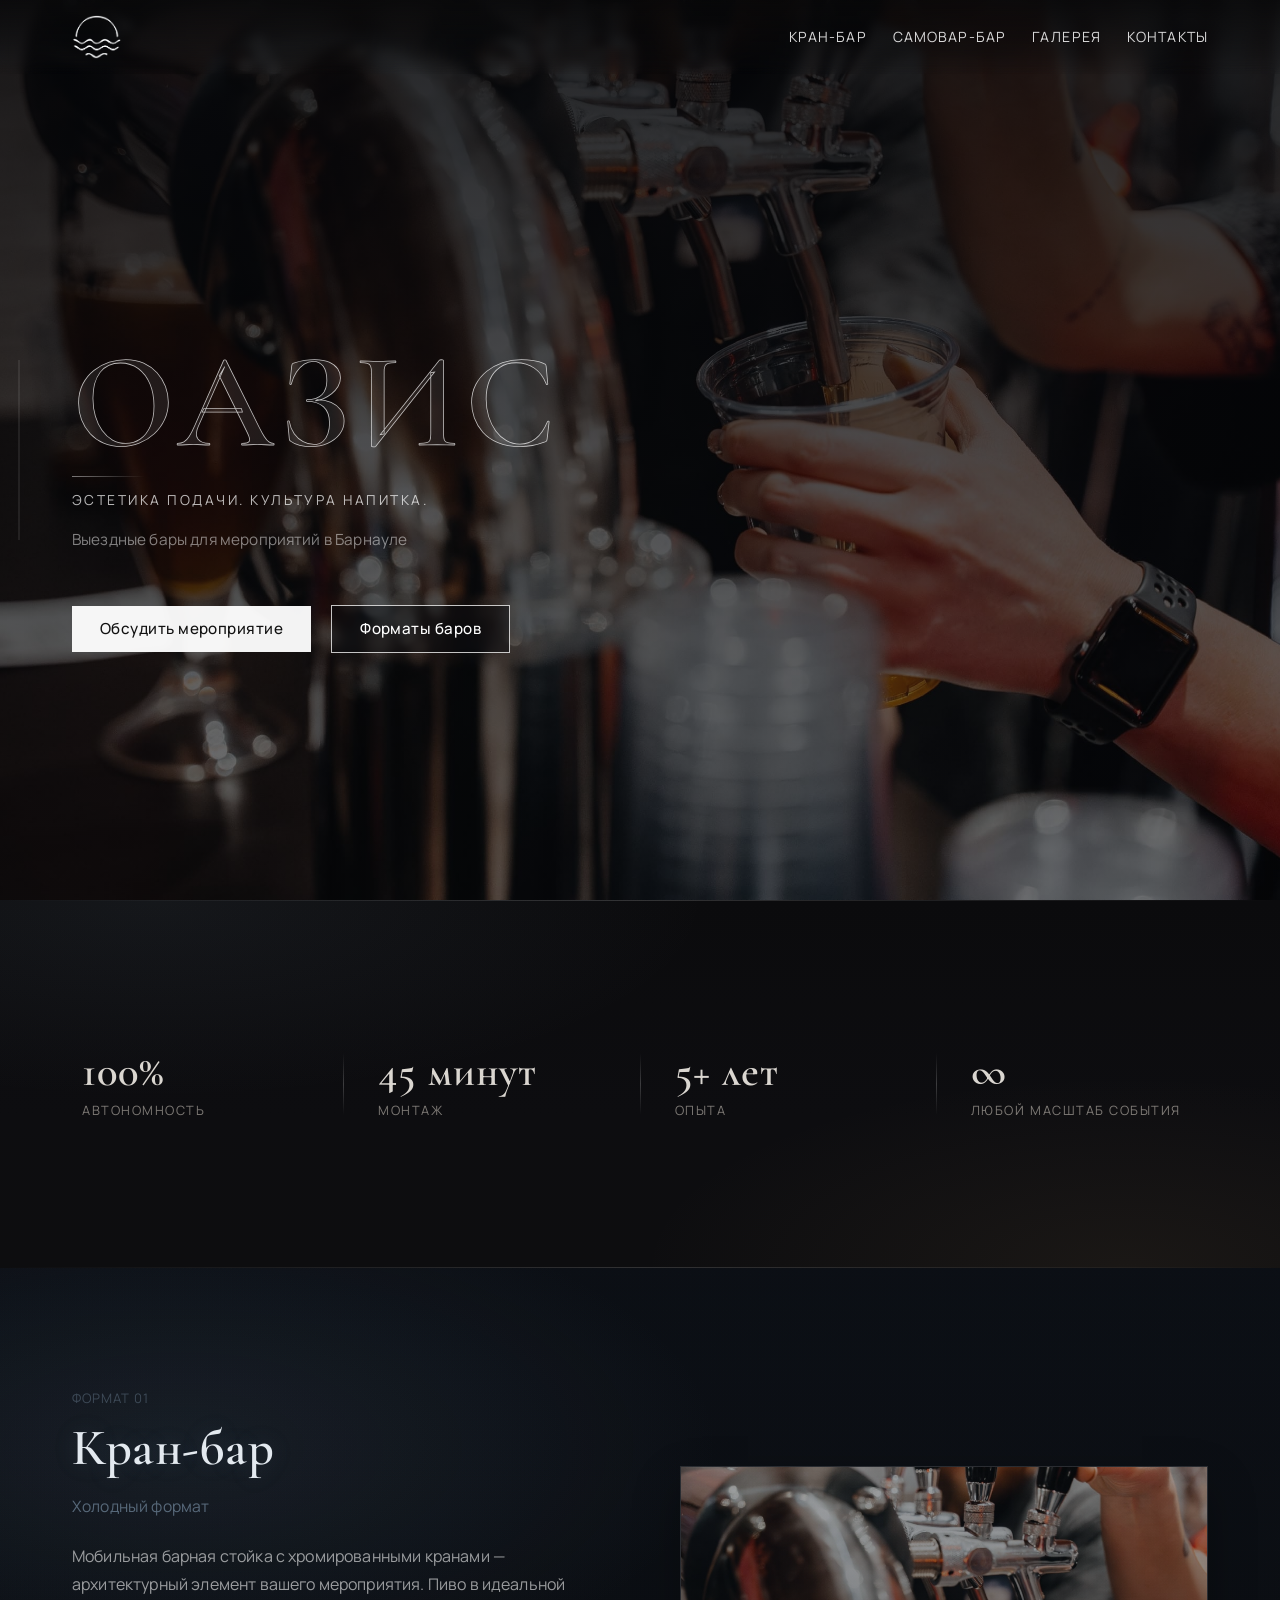
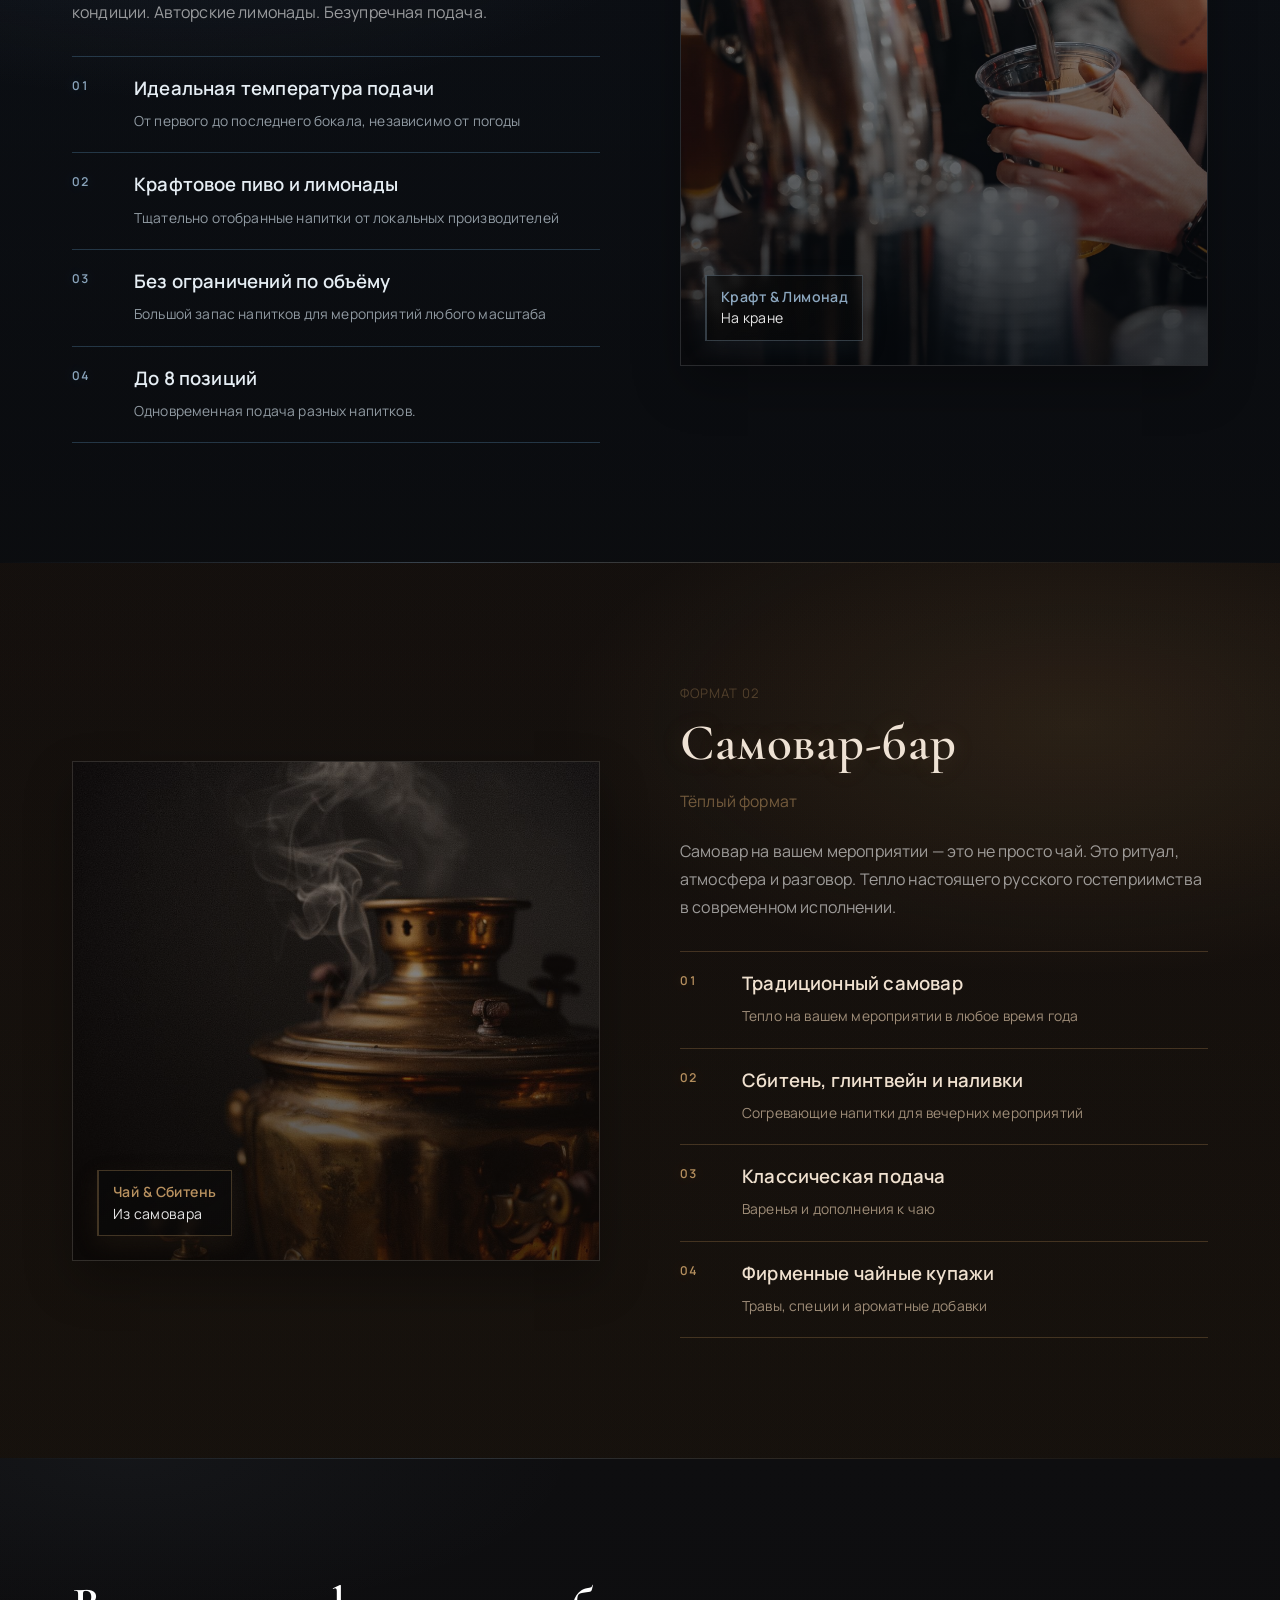
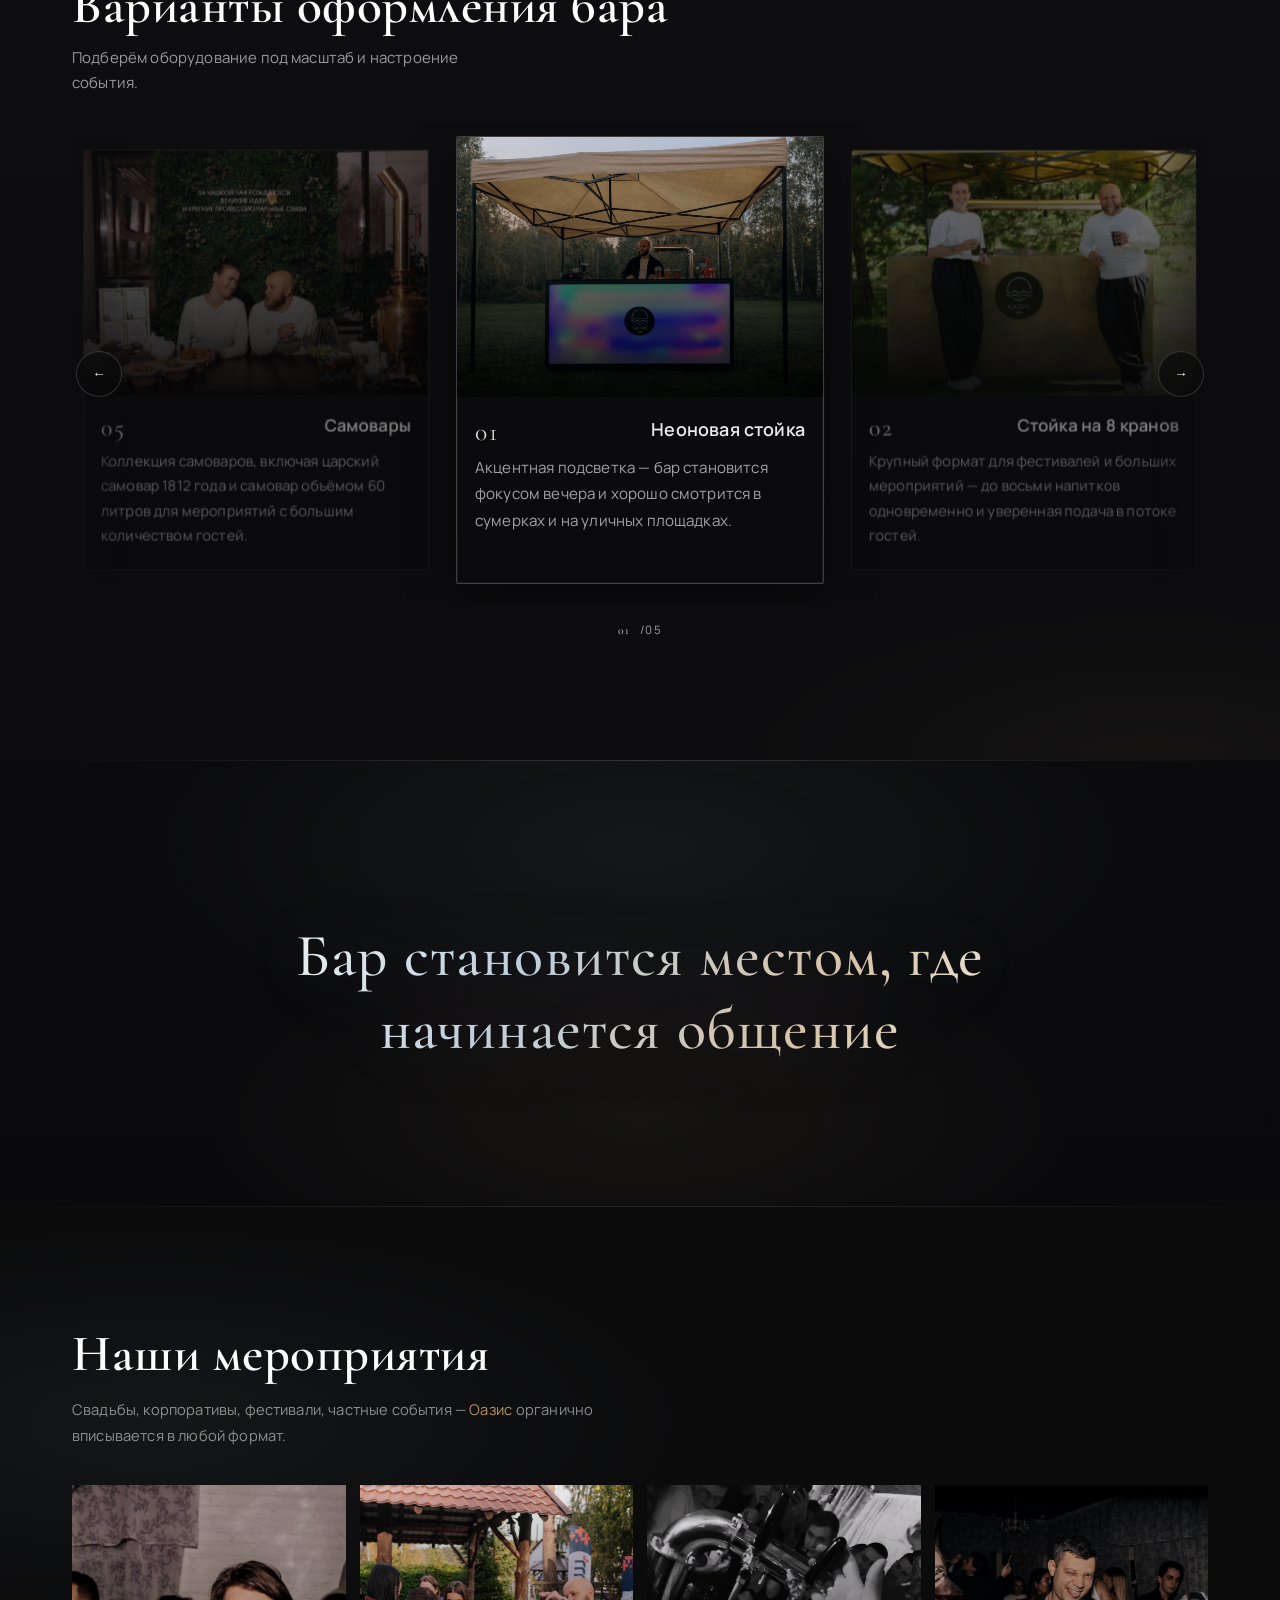
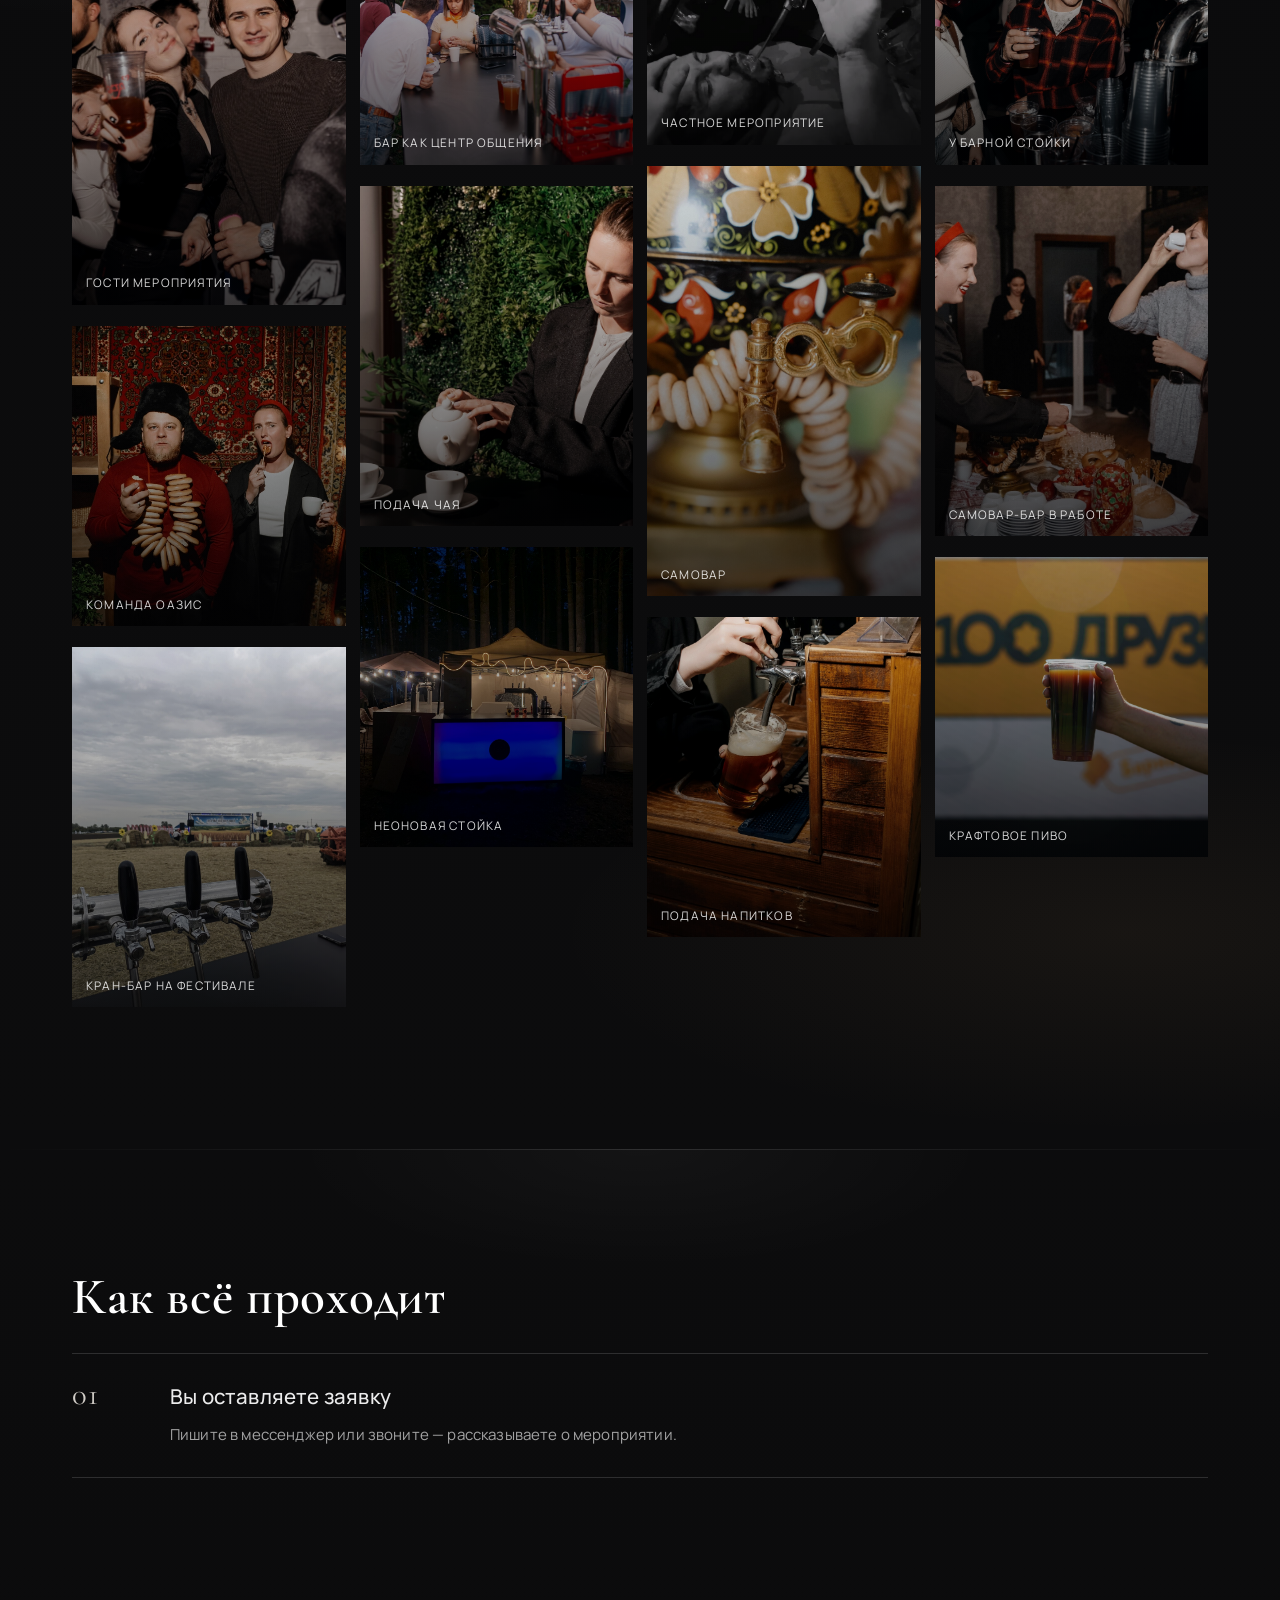
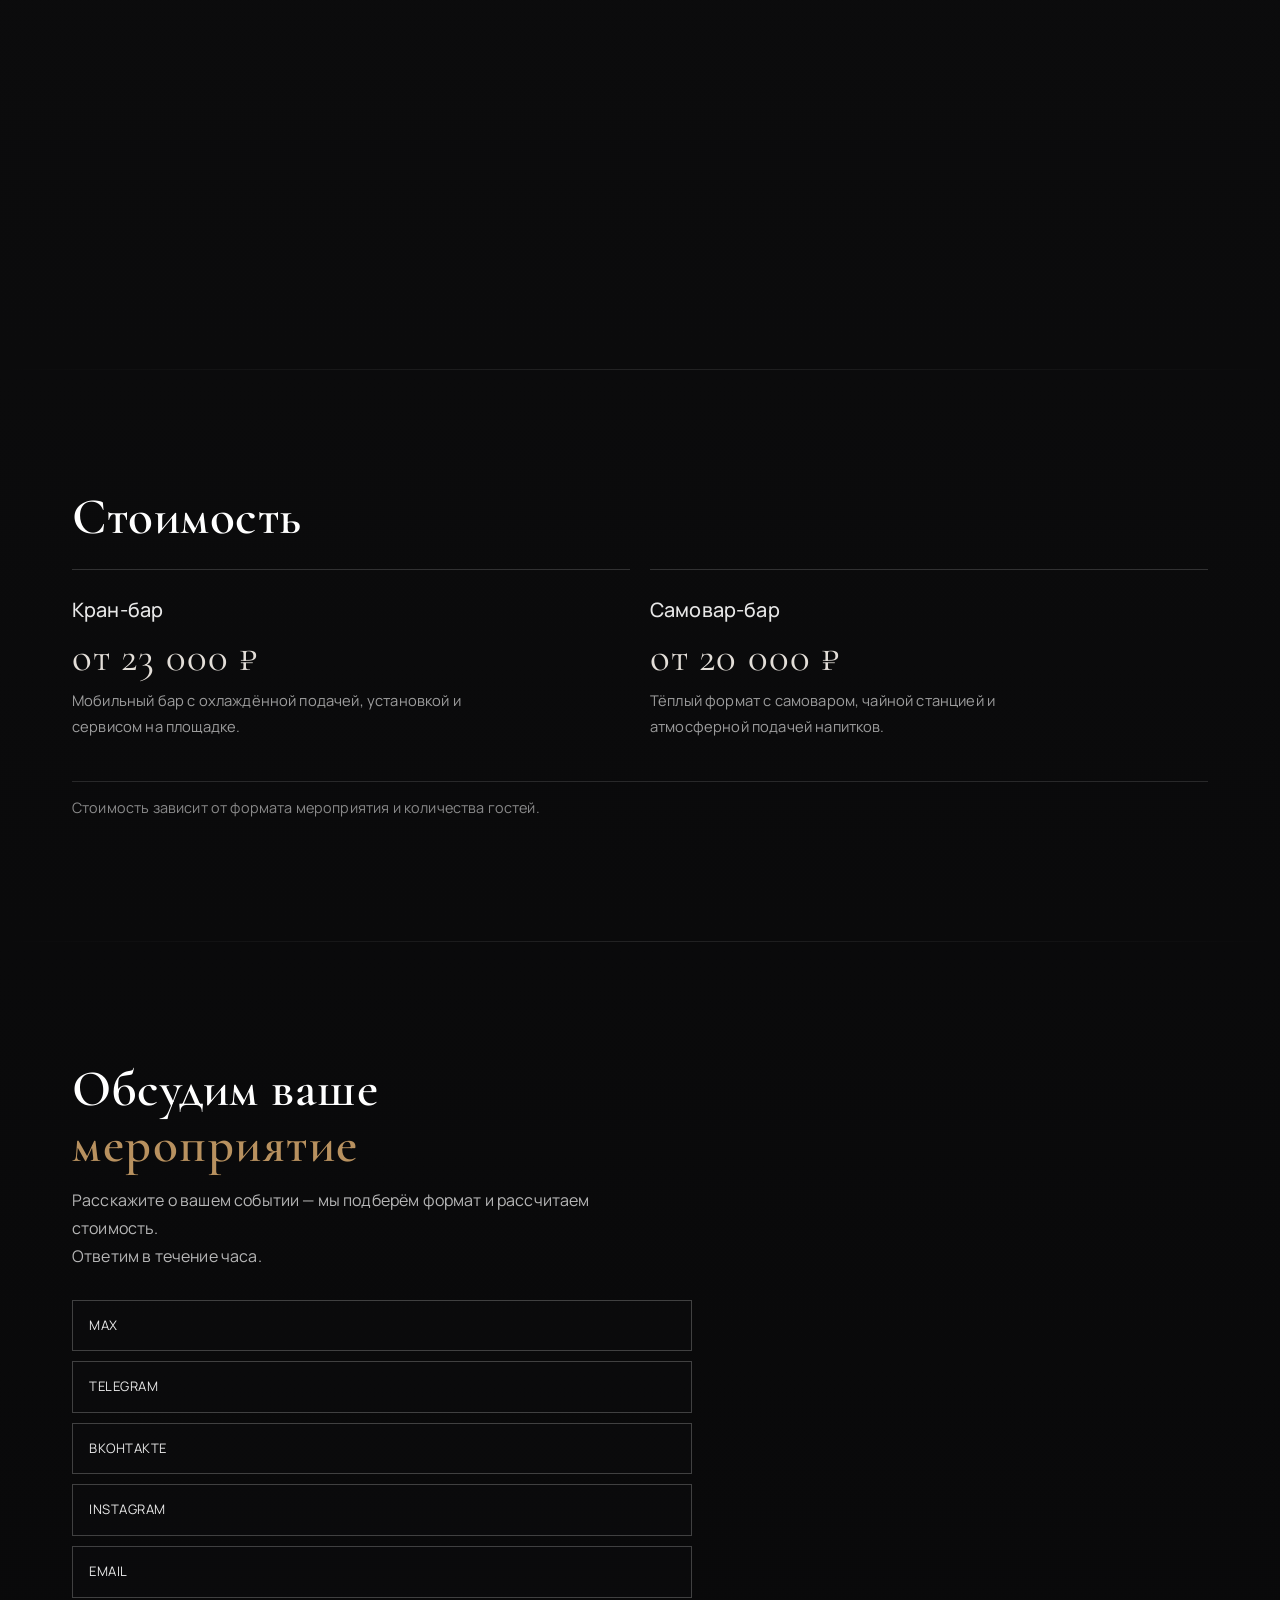
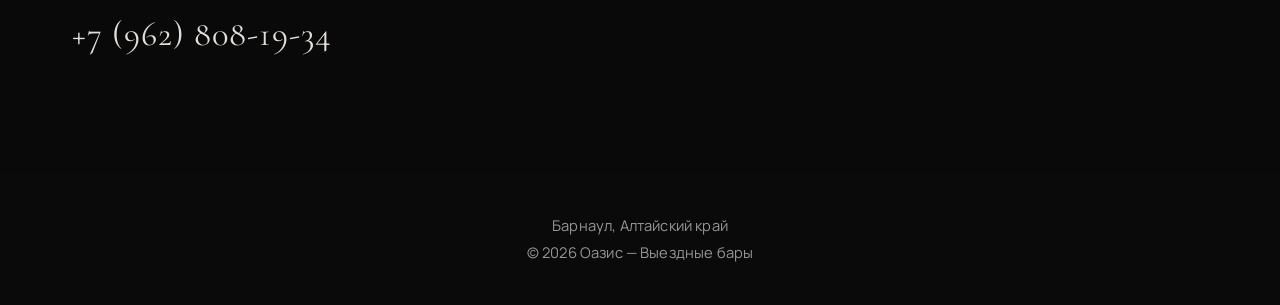
<file: index.html>
<!DOCTYPE html>
<html lang="ru">
<head>
  <meta charset="UTF-8">
  <meta name="viewport" content="width=device-width, initial-scale=1.0">
  <title>Оазис — выездные бары</title>

  <link rel="stylesheet" href="styles.css">
  <link href="https://fonts.googleapis.com/css2?family=Cormorant+Garamond:wght@500;600;700&family=Manrope:wght@400;500;600&display=swap" rel="stylesheet">
</head>

<body>

<div class="scroll-line"></div>

<header class="site-header">
  <div class="container header-inner">
    <a href="#" class="logo" aria-label="Оазис — на главную">
      <img src="logo.png" alt="Оазис">
    </a>
    <button class="nav-toggle" aria-label="Открыть меню" aria-expanded="false">☰</button>
    <nav class="main-nav">
      <a href="#kran-bar">Кран-бар</a>
      <a href="#samovar-bar">Самовар-бар</a>
      <a href="#gallery">Галерея</a>
      <a href="#contacts">Контакты</a>
    </nav>
  </div>
</header>

<!-- HERO -->
<section class="hero">
  <div class="container hero-inner">
    <h1 class="title">ОАЗИС</h1>
    <p class="tagline">Эстетика подачи. Культура напитка.</p>
    <p class="sub">Выездные бары для мероприятий в Барнауле</p>

    <div class="hero-buttons">
      <a href="#contacts" class="btn">Обсудить мероприятие</a>
      <a href="#formats" class="btn-outline">Форматы баров</a>
    </div>
  </div>
</section>

<!-- ADVANTAGES -->
<section class="section advantages">
  <div class="container adv-grid">
    <div class="adv">
      <div class="adv-num">100%</div>
      <div class="adv-text">автономность</div>
    </div>
    <div class="divider"></div>
    <div class="adv">
      <div class="adv-num">45 минут</div>
      <div class="adv-text">монтаж</div>
    </div>
    <div class="divider"></div>
    <div class="adv">
      <div class="adv-num">5+ лет</div>
      <div class="adv-text">опыта</div>
    </div>
    <div class="divider"></div>
    <div class="adv">
      <div class="adv-num">∞</div>
      <div class="adv-text">любой масштаб события</div>
    </div>
  </div>
</section>

<!-- FORMATS -->
<section id="formats">

<!-- КРАН-БАР -->
<section id="kran-bar" class="section format cold">
  <div class="container split">

    <div class="text-block">
      <div class="format-id">Формат 01</div>
      <h2>Кран-бар</h2>
      <div class="format-type">Холодный формат</div>

      <p>
        Мобильная барная стойка с хромированными кранами — архитектурный элемент вашего мероприятия.
        Пиво в идеальной кондиции. Авторские лимонады. Безупречная подача.
      </p>

      <div class="features">
        <div class="feature-item">
          <div class="feature-num">01</div>
          <div class="feature-title">Идеальная температура подачи</div>
          <div class="feature-desc">От первого до последнего бокала, независимо от погоды</div>
        </div>
        <div class="feature-item">
          <div class="feature-num">02</div>
          <div class="feature-title">Крафтовое пиво и лимонады</div>
          <div class="feature-desc">Тщательно отобранные напитки от локальных производителей</div>
        </div>
        <div class="feature-item">
          <div class="feature-num">03</div>
          <div class="feature-title">Без ограничений по объёму</div>
          <div class="feature-desc">Большой запас напитков для мероприятий любого масштаба</div>
        </div>
        <div class="feature-item">
          <div class="feature-num">04</div>
          <div class="feature-title">До 8 позиций</div>
          <div class="feature-desc">Одновременная подача разных напитков.</div>
        </div>
      </div>
    </div>

    <div class="image kran">
      <div class="image-label">
        <span class="label-accent">Крафт & Лимонад</span><br>На кране
      </div>
    </div>

  </div>
</section>

<!-- САМОВАР -->
<section id="samovar-bar" class="section format warm">
  <div class="container split">

    <div class="image samovar">
      <div class="image-label">
        <span class="label-accent">Чай & Сбитень</span><br>Из самовара
      </div>
    </div>

    <div class="text-block">
      <div class="format-id">Формат 02</div>
      <h2>Самовар-бар</h2>
      <div class="format-type">Тёплый формат</div>

      <p>
        Самовар на вашем мероприятии — это не просто чай. Это ритуал, атмосфера и разговор.
        Тепло настоящего русского гостеприимства в современном исполнении.
      </p>

      <div class="features">
        <div class="feature-item">
          <div class="feature-num">01</div>
          <div class="feature-title">Традиционный самовар</div>
          <div class="feature-desc">Тепло на вашем мероприятии в любое время года</div>
        </div>
        <div class="feature-item">
          <div class="feature-num">02</div>
          <div class="feature-title">Сбитень, глинтвейн и наливки</div>
          <div class="feature-desc">Согревающие напитки для вечерних мероприятий</div>
        </div>
        <div class="feature-item">
          <div class="feature-num">03</div>
          <div class="feature-title">Классическая подача</div>
          <div class="feature-desc">Варенья и дополнения к чаю</div>
        </div>
        <div class="feature-item">
          <div class="feature-num">04</div>
          <div class="feature-title">Фирменные чайные купажи</div>
          <div class="feature-desc">Травы, специи и ароматные добавки</div>
        </div>
      </div>
    </div>

  </div>
</section>

</section>

<!-- BAR OPTIONS -->
<section class="section bar-options">
  <div class="container">
    <h2>Варианты оформления бара</h2>
    <p class="bar-options-lead">Подберём оборудование под масштаб и настроение события.</p>

    <div class="bar-carousel" id="barCarousel" tabindex="0" role="region" aria-roledescription="карусель" aria-label="Варианты оформления бара">
      <button type="button" class="bar-carousel-arrow left" aria-label="Предыдущая стойка">←</button>

      <div class="bar-carousel-viewport" id="barViewport">
        <div class="bar-carousel-track" id="barTrack">
        <article class="bar-slide" data-title="Неоновая стойка">
          <div class="bar-slide-media">
            <img src="bar-slide/bar-stand-neon.jpg" alt="Неоновая стойка">
          </div>
          <div class="bar-slide-body">
            <div class="bar-slide-head">
              <div class="bar-slide-num">01</div>
              <h3>Неоновая стойка</h3>
            </div>
            <p>Акцентная подсветка — бар становится фокусом вечера и хорошо смотрится в сумерках и на уличных площадках.</p>
          </div>
        </article>

        <article class="bar-slide" data-title="Стойка на 8 кранов">
          <div class="bar-slide-media">
            <img src="bar-slide/bar-stand-8cranes.jpg" alt="Стойка на 8 кранов">
          </div>
          <div class="bar-slide-body">
            <div class="bar-slide-head">
              <div class="bar-slide-num">02</div>
              <h3>Стойка на 8 кранов</h3>
            </div>
            <p>Крупный формат для фестивалей и больших мероприятий — до восьми напитков одновременно и уверенная подача в потоке гостей.</p>
          </div>
        </article>

        <article class="bar-slide" data-title="Мини-стойки, дерево">
          <div class="bar-slide-media">
            <img src="bar-slide/bar-stand-mini-wood.jpg" alt="Мини-стойки, дерево">
          </div>
          <div class="bar-slide-body">
            <div class="bar-slide-head">
              <div class="bar-slide-num">03</div>
              <h3>Мини-стойки, дерево</h3>
            </div>
            <p>Компактные деревянные стойки для камерных мероприятий, лаунж-зон и уютных пространств.</p>
          </div>
        </article>

        <article class="bar-slide" data-title="Пивной кулер">
          <div class="bar-slide-media">
            <img src="bar-slide/bar-stand-beer-cooler.jpg" alt="Пивной кулер">
          </div>
          <div class="bar-slide-body">
            <div class="bar-slide-head">
              <div class="bar-slide-num">04</div>
              <h3>Пивной кулер</h3>
            </div>
            <p>Компактная охлаждённая подача для камерных площадок и мероприятий с ограниченным пространством.</p>
          </div>
        </article>

        <article class="bar-slide" data-title="Самовары">
          <div class="bar-slide-media">
            <img src="bar-slide/bar-stand-samovars.jpg" alt="Самовары">
          </div>
          <div class="bar-slide-body">
            <div class="bar-slide-head">
              <div class="bar-slide-num">05</div>
              <h3>Самовары</h3>
            </div>
            <p>Коллекция самоваров, включая царский самовар 1812 года и самовар объёмом 60 литров для мероприятий с большим количеством гостей.<p>
          </div>
        </article>
        </div>
      </div>

      <button type="button" class="bar-carousel-arrow right" aria-label="Следующая стойка">→</button>

      <div class="bar-carousel-indicator" aria-label="Номер стойки">
        <span class="bar-carousel-current" id="barCurrent">01</span>
        <span class="bar-carousel-total">/05</span>
      </div>
      <p class="bar-carousel-hint">Свайпните, чтобы смотреть варианты</p>
    </div>
  </div>
</section>

<!-- EMOTION -->
<section class="section emotion">
  <div class="container emotion-inner">
    <p class="emotion-quote">Бар становится местом, где начинается общение</p>
  </div>
</section>

<!-- GALLERY -->
<section id="gallery" class="section gallery">
  <div class="container">
    <h2>Наши мероприятия</h2>
    <div class="gallery-intro">
      <p>Свадьбы, корпоративы, фестивали, частные события — <span class="gallery-accent">Оазис</span> органично вписывается в любой формат.</p>
    </div>

    <div class="gallery-grid premium-gallery" aria-label="Галерея мероприятий">
      <article class="gallery-item g1" data-src="gallery/g1.jpg" data-title="Гости мероприятия" tabindex="0" role="button" aria-label="Открыть: Гости мероприятия"><span>Гости мероприятия</span></article>
      <article class="gallery-item g2" data-src="gallery/g2.jpg" data-title="Команда Оазис" tabindex="0" role="button" aria-label="Открыть: Команда Оазис"><span>Команда Оазис</span></article>
      <article class="gallery-item g3" data-src="gallery/g3.jpg" data-title="Кран-бар на фестивале" tabindex="0" role="button" aria-label="Открыть: Кран-бар на фестивале"><span>Кран-бар на фестивале</span></article>
      <article class="gallery-item g4" data-src="gallery/g4.jpg" data-title="Бар как центр общения" tabindex="0" role="button" aria-label="Открыть: Бар как центр общения"><span>Бар как центр общения</span></article>
      <article class="gallery-item g5" data-src="gallery/g5.jpg" data-title="Подача чая" tabindex="0" role="button" aria-label="Открыть: Подача чая"><span>Подача чая</span></article>
      <article class="gallery-item g6" data-src="gallery/g6.jpg" data-title="Неоновая стойка" tabindex="0" role="button" aria-label="Открыть: Неоновая стойка"><span>Неоновая стойка</span></article>
      <article class="gallery-item g7" data-src="gallery/g7.jpg" data-title="Частное мероприятие" tabindex="0" role="button" aria-label="Открыть: Частное мероприятие"><span>Частное мероприятие</span></article>
      <article class="gallery-item g8" data-src="gallery/g8.jpg" data-title="Самовар" tabindex="0" role="button" aria-label="Открыть: Самовар"><span>Самовар</span></article>
      <article class="gallery-item g9" data-src="gallery/g9.jpg" data-title="Подача напитков" tabindex="0" role="button" aria-label="Открыть: Подача напитков"><span>Подача напитков</span></article>
      <article class="gallery-item g10" data-src="gallery/g10.jpg" data-title="У барной стойки " tabindex="0" role="button" aria-label="Открыть: У барной стойки"><span>У барной стойки</span></article>
      <article class="gallery-item g11" data-src="gallery/g11.jpg" data-title="Самовар-бар в работе" tabindex="0" role="button" aria-label="Открыть: Самовар-бар в работе"><span>Самовар-бар в работе</span></article>
      <article class="gallery-item g12" data-src="gallery/g12.jpg" data-title="Крафтовое пиво" tabindex="0" role="button" aria-label="Открыть: Крафтовое пиво"><span>Крафтовое пиво</span></article>
    </div>
  </div>
</section>

<!-- GALLERY MODAL -->
<div class="gallery-modal" id="galleryModal" aria-hidden="true">
  <div class="gallery-modal-inner" role="dialog" aria-modal="true" aria-label="Просмотр фото">
    <button class="gallery-modal-close" type="button" aria-label="Закрыть">×</button>

    <button class="gallery-modal-nav prev" type="button" aria-label="Предыдущее фото">‹</button>
    <button class="gallery-modal-nav next" type="button" aria-label="Следующее фото">›</button>

    <div class="gallery-modal-media">
      <img id="galleryModalImg" alt="">
    </div>

    <div class="gallery-modal-caption">
      <div class="gallery-modal-title" id="galleryModalTitle"></div>
      <div class="gallery-modal-counter" id="galleryModalCounter"></div>
    </div>
  </div>
</div>

<!-- HOW IT WORKS -->
<section class="section process">
  <div class="container">
    <h2>Как всё проходит</h2>

    <div class="process-list">
      <article class="process-item">
        <div class="process-num">01</div>
        <div class="process-content">
          <h3>Вы оставляете заявку</h3>
          <p>Пишите в мессенджер или звоните — рассказываете о мероприятии.</p>
        </div>
      </article>

      <article class="process-item">
        <div class="process-num">02</div>
        <div class="process-content">
          <h3>Мы подбираем формат</h3>
          <p>Предлагаем подходящий бар, согласовываем напитки и детали.</p>
        </div>
      </article>

      <article class="process-item">
        <div class="process-num">03</div>
        <div class="process-content">
          <h3>Привозим и устанавливаем</h3>
          <p>Доставляем оборудование и собираем бар на месте (около 45 минут).</p>
        </div>
      </article>

      <article class="process-item">
        <div class="process-num">04</div>
        <div class="process-content">
          <h3>Вы наслаждаетесь вечером</h3>
          <p>Мы обслуживаем гостей и создаём атмосферу на мероприятии.</p>
        </div>
      </article>
    </div>
  </div>
</section>

<!-- PRICING -->
<section class="section pricing">
  <div class="container">
    <h2>Стоимость</h2>

    <div class="pricing-grid">
      <article class="price-card">
        <h3>Кран-бар</h3>
        <div class="price-value">от 23 000 ₽</div>
        <p>Мобильный бар с охлаждённой подачей, установкой и сервисом на площадке.</p>
      </article>

      <article class="price-card">
        <h3>Самовар-бар</h3>
        <div class="price-value">от 20 000 ₽</div>
        <p>Тёплый формат с самоваром, чайной станцией и атмосферной подачей напитков.</p>
      </article>
    </div>

    <p class="pricing-note">Стоимость зависит от формата мероприятия и количества гостей.</p>
  </div>
</section>

<!-- CTA -->
<section id="contacts" class="section cta">
  <div class="container">
    <h2>Обсудим ваше<br><span class="cta-accent">мероприятие</span></h2>
    <p>Расскажите о вашем событии — мы подберём формат и рассчитаем стоимость.<br>Ответим в течение часа.</p>

    <div class="contacts">
      <a href="https://max.ru/u/f9LHodD0cOLBprgASxPfGaSZVU2_rhltE_DKMDrcq9jgltSr2Eda8MMxe2k">Max</a>
      <a href="https://t.me/tamarazaretskaya">Telegram</a>
      <a href="https://vk.com/write102129927">Вконтакте</a>
      <a href="https://www.instagram.com/oasiss.bar">Instagram</a>
      <a href="mailto:dendi_tank@mail.ru">Email</a>
    </div>
    <a class="contact-phone" href="tel:+79628081934">+7 (962) 808-19-34</a>
  </div>
</section>

<!-- FOOTER -->
<footer class="footer">
  Барнаул, Алтайский край<br>
  © 2026 Оазис — Выездные бары
</footer>

<script src="script.js"></script>
</body>
</html>
</file>
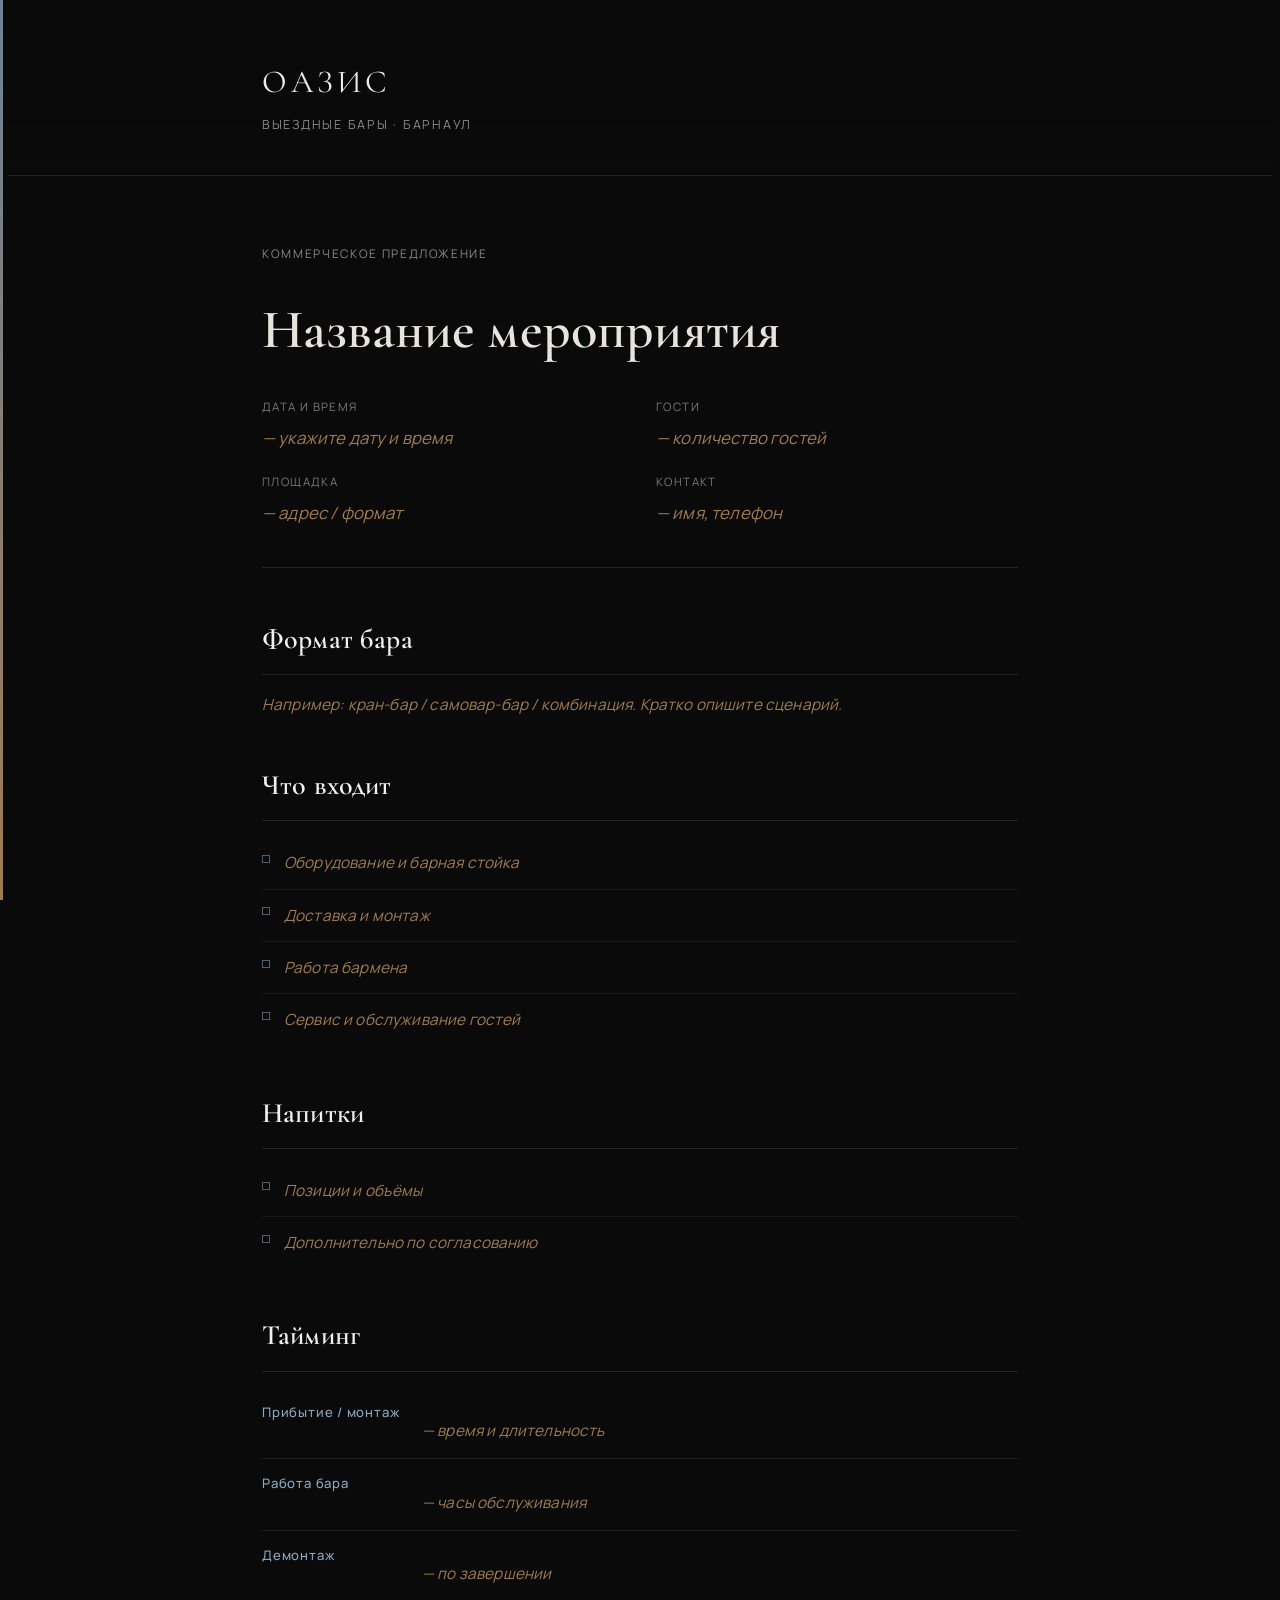
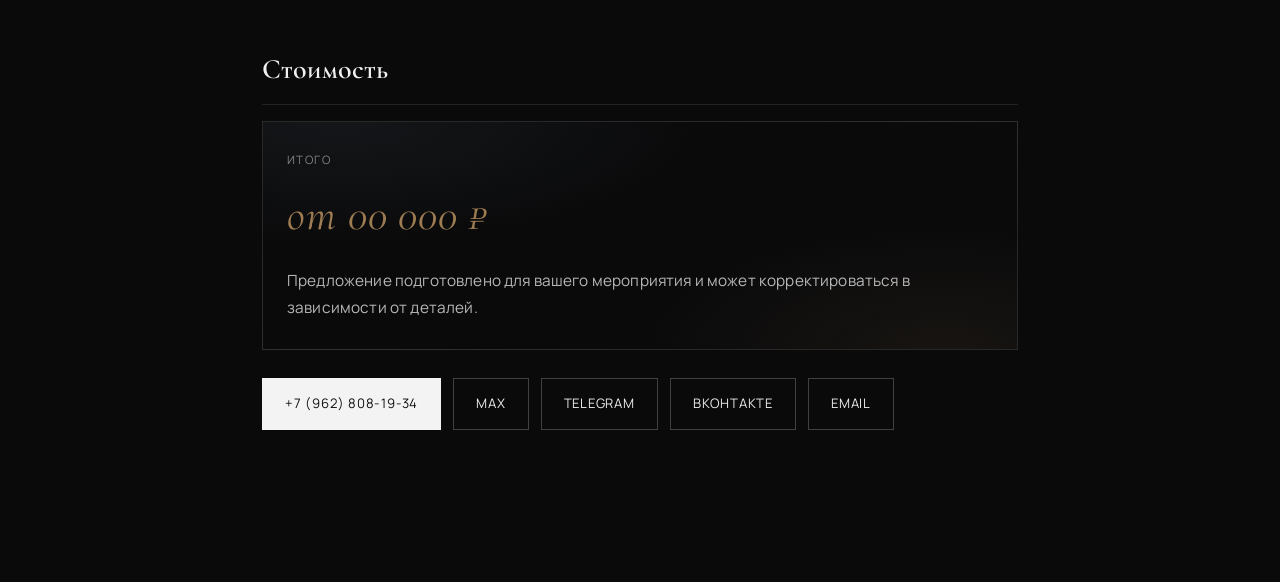
<file: proposal-template.html>
<!DOCTYPE html>
<!--
  Шаблон КП «Оазис»: скопируйте proposal-template.html + proposal-template.css в новую папку
  и замените тексты внутри блоков. Дизайн совпадает с главной страницей (шрифты, фон, акценты).
-->
<html lang="ru">
<head>
  <meta charset="UTF-8">
  <meta name="viewport" content="width=device-width, initial-scale=1.0">
  <title>Коммерческое предложение — Оазис</title>
  <link href="https://fonts.googleapis.com/css2?family=Cormorant+Garamond:wght@500;600;700&family=Manrope:wght@400;500;600&display=swap" rel="stylesheet">
  <link rel="stylesheet" href="proposal-template.css">
</head>
<body class="proposal-page">

<div class="proposal-line" aria-hidden="true"></div>

<header class="proposal-header">
  <div class="proposal-container">
    <a href="index.html" class="proposal-brand proposal-brand--home" aria-label="Оазис — на главную страницу">ОАЗИС</a>
    <div class="proposal-tagline">Выездные бары · Барнаул</div>
  </div>
</header>

<main class="proposal-main">
  <div class="proposal-container">

    <p class="proposal-kicker">Коммерческое предложение</p>
    <!-- Замените заголовок на название мероприятия клиента -->
    <h1 class="proposal-event-title">Название мероприятия</h1>

    <div class="proposal-meta">
      <div class="proposal-meta-item">
        <label>Дата и время</label>
        <p><span class="proposal-placeholder">— укажите дату и время</span></p>
      </div>
      <div class="proposal-meta-item">
        <label>Гости</label>
        <p><span class="proposal-placeholder">— количество гостей</span></p>
      </div>
      <div class="proposal-meta-item">
        <label>Площадка</label>
        <p><span class="proposal-placeholder">— адрес / формат</span></p>
      </div>
      <div class="proposal-meta-item">
        <label>Контакт</label>
        <p><span class="proposal-placeholder">— имя, телефон</span></p>
      </div>
    </div>

    <section class="proposal-section" aria-labelledby="sec-format">
      <h2 id="sec-format">Формат бара</h2>
      <p><span class="proposal-placeholder">Например: кран-бар / самовар-бар / комбинация. Кратко опишите сценарий.</span></p>
    </section>

    <section class="proposal-section" aria-labelledby="sec-includes">
      <h2 id="sec-includes">Что входит</h2>
      <ul class="proposal-list">
        <li><span class="proposal-placeholder">Оборудование и барная стойка</span></li>
        <li><span class="proposal-placeholder">Доставка и монтаж</span></li>
        <li><span class="proposal-placeholder">Работа бармена</span></li>
        <li><span class="proposal-placeholder">Сервис и обслуживание гостей</span></li>
      </ul>
    </section>

    <section class="proposal-section" aria-labelledby="sec-drinks">
      <h2 id="sec-drinks">Напитки</h2>
      <ul class="proposal-list">
        <li><span class="proposal-placeholder">Позиции и объёмы</span></li>
        <li><span class="proposal-placeholder">Дополнительно по согласованию</span></li>
      </ul>
    </section>

    <section class="proposal-section" aria-labelledby="sec-timing">
      <h2 id="sec-timing">Тайминг</h2>
      <div class="proposal-timing">
        <div class="proposal-timing-row">
          <div class="proposal-time">Прибытие / монтаж</div>
          <p><span class="proposal-placeholder">— время и длительность</span></p>
        </div>
        <div class="proposal-timing-row">
          <div class="proposal-time">Работа бара</div>
          <p><span class="proposal-placeholder">— часы обслуживания</span></p>
        </div>
        <div class="proposal-timing-row">
          <div class="proposal-time">Демонтаж</div>
          <p><span class="proposal-placeholder">— по завершении</span></p>
        </div>
      </div>
    </section>

    <section class="proposal-section" aria-labelledby="sec-price">
      <h2 id="sec-price">Стоимость</h2>
      <div class="proposal-price-block">
        <div class="proposal-price-label">Итого</div>
        <div class="proposal-price-value"><span class="proposal-placeholder">от 00 000 ₽</span></div>
        <p class="proposal-price-note">Предложение подготовлено для вашего мероприятия и может корректироваться в зависимости от деталей.</p>
      </div>

      <div class="proposal-cta">
        <a class="proposal-btn proposal-btn--primary" href="tel:+79628081934">+7 (962) 808-19-34</a>
        <a class="proposal-btn" href="https://max.ru/u/f9LHodD0cOLBprgASxPfGaSZVU2_rhltE_DKMDrcq9jgltSr2Eda8MMxe2k">Max</a>
        <a class="proposal-btn" href="https://t.me/tamarazaretskaya">Telegram</a>
        <a class="proposal-btn"href="https://vk.com/write102129927">Вконтакте</a>
        <a class="proposal-btn" href="mailto:dendi_tank@mail.ru">Email</a>
      </div>
    </section>

  </div>
</main>

</body>
</html>
</file>
<file: styles.css>
*{margin:0;padding:0;box-sizing:border-box}

:root{
  --font-heading:'Cormorant Garamond',serif;
  --font-body:'Manrope',sans-serif;
  --text-main:rgba(255,255,255,0.92);
  --text-muted:rgba(255,255,255,0.7);
  --cold-accent:#8ca7bf;
  --cold-accent-soft:rgba(140,167,191,0.74);
  --warm-accent:#b8915f;
  --warm-accent-soft:rgba(184,145,95,0.76);
}

body{
  background:#0a0a0a;
  color:var(--text-main);
  font-family:var(--font-body);
  line-height:1.65;
  letter-spacing:.01em;
  -webkit-font-smoothing:antialiased;
}

h1,h2{
  font-family:var(--font-heading);
  color:#fff;
  font-weight:600;
  letter-spacing:.01em;
  line-height:1.1;
}

h2{
  font-size:clamp(2.1rem,4.2vw,3.2rem);
  margin-bottom:18px;
}

p{
  color:var(--text-muted);
  font-size:clamp(1rem,1.25vw,1.08rem);
  line-height:1.75;
}

/* CONTAINER */
.container{
  max-width:1200px;
  margin:0 auto;
  padding:0 32px;
}

/* SCROLL LINE */
.scroll-line{
  position:fixed;
  left:18px;
  top:50%;
  transform:translateY(-50%);
  width:2px;
  height:180px;
  background:rgba(255,255,255,0.08);
  overflow:hidden;
  z-index:1000;
}

.scroll-line::before{
  content:"";
  position:absolute;
  left:0;
  top:0;
  width:100%;
  height:calc(var(--scroll-progress,0) * 1%);
  background:color-mix(in srgb,var(--scroll-color,var(--cold-accent)) 72%,#111);
  box-shadow:0 0 10px color-mix(in srgb,var(--scroll-color,var(--cold-accent)) 35%,transparent);
  transition:background .35s ease,height .2s ease;
}

/* HERO */
.site-header{
  position:fixed;
  top:0;
  left:0;
  right:0;
  z-index:900;
  background:linear-gradient(180deg,rgba(8,8,9,0.82),rgba(8,8,9,0.34) 70%,transparent);
  backdrop-filter:blur(5px);
}

.header-inner{
  min-height:74px;
  display:flex;
  align-items:center;
  justify-content:space-between;
}

.logo{
  text-decoration:none;
  display:inline-flex;
  align-items:center;
}

.logo img{
  width:auto;
  max-width:172px;
  height:44px;
  object-fit:contain;
  display:block;
}

.main-nav{
  display:flex;
  align-items:center;
  gap:26px;
}

.main-nav a{
  text-decoration:none;
  color:rgba(255,255,255,0.84);
  font-size:.88rem;
  letter-spacing:.08em;
  text-transform:uppercase;
  transition:color .25s ease,opacity .25s ease;
}

.main-nav a:hover{
  color:#fff;
}

.nav-toggle{
  display:none;
  border:1px solid rgba(255,255,255,0.34);
  background:rgba(10,10,10,0.55);
  color:#fff;
  width:42px;
  height:42px;
  line-height:1;
  font-size:1.2rem;
  cursor:pointer;
}

.hero{
  height:100vh;
  display:flex;
  align-items:center;
  background:linear-gradient(rgba(5,6,9,.88),rgba(6,7,10,.54)),
             url('hero.jpg') center/cover;
}

.hero-inner{
  max-width:1200px;
  width:100%;
  padding-top:96px;
}

.title{
  font-size:clamp(4.5rem,13vw,8.4rem);
  -webkit-text-stroke:.8px rgba(255,255,255,0.72);
  color:rgba(255,255,255,0.08);
  line-height:.9;
  letter-spacing:.04em;
  text-transform:uppercase;
  margin-bottom:12px;
}

.tagline{
  margin:0 0 16px;
  font-size:clamp(.86rem,1.05vw,.95rem);
  color:rgba(255,255,255,0.72);
  line-height:1.5;
  text-transform:uppercase;
  letter-spacing:.18em;
  max-width:none;
  white-space:nowrap;
  position:relative;
  padding-top:14px;
}

.sub{
  margin-top:8px;
  margin-bottom:50px;
  max-width:48ch;
  font-size:clamp(.95rem,1.2vw,1.06rem);
  color:rgba(255,255,255,0.48);
  line-height:1.86;
}

.tagline::before{
  content:"";
  position:absolute;
  top:0;
  left:0;
  width:72px;
  height:1px;
  background:linear-gradient(90deg,rgba(255,255,255,0.45),transparent);
}

.hero-buttons{
  display:flex;
  gap:20px;
  align-items:center;
}

.btn,.btn-outline{
  padding:14px 28px;
  text-decoration:none;
  font-size:.95rem;
  font-weight:500;
  letter-spacing:.03em;
  line-height:1.2;
  transition:background .25s ease,color .25s ease,border-color .25s ease,transform .25s ease;
}

.btn{
  background:rgba(255,255,255,0.95);
  color:#111;
}

.btn:hover{
  transform:translateY(-1px);
  background:#fff;
}

.btn-outline{
  border:1px solid rgba(255,255,255,0.76);
  color:#fff;
  background:rgba(8,11,15,0.45);
  backdrop-filter:blur(2px);
}

.btn-outline:hover{
  transform:translateY(-1px);
  border-color:rgba(255,255,255,0.95);
  background:rgba(8,11,15,0.62);
}

/* SECTIONS */
.section{padding:120px 0}

/* ADV */
.adv-grid{
  display:grid;
  grid-template-columns:repeat(2,minmax(0,1fr));
  gap:18px;
}

.advantages{
  position:relative;
  background:
    radial-gradient(900px 320px at 12% 0%,rgba(140,167,191,0.08),transparent 62%),
    radial-gradient(760px 300px at 88% 100%,rgba(184,145,95,0.08),transparent 64%),
    linear-gradient(180deg,#0b0b0d 0%,#0d0d10 58%,#0d0d0f 100%);
}

.advantages::before{
  content:"";
  position:absolute;
  top:0;
  left:0;
  right:0;
  height:1px;
  background:linear-gradient(90deg,transparent,rgba(255,255,255,0.16),transparent);
}

.advantages::after{
  content:"";
  position:absolute;
  left:0;
  right:0;
  bottom:0;
  height:1px;
  background:linear-gradient(90deg,transparent,rgba(255,255,255,0.15),transparent);
}

.adv{
  min-height:128px;
  padding:14px 10px 12px;
  display:flex;
  flex-direction:column;
  justify-content:center;
  gap:8px;
  transition:opacity .25s ease,transform .25s ease,color .25s ease;
}

.adv:hover{
  transform:translateY(-1px);
  opacity:.96;
}

.divider{
  display:none;
}

.adv-num{
  font-family:var(--font-heading);
  font-size:clamp(2rem,3.35vw,2.75rem);
  font-weight:600;
  letter-spacing:.02em;
  line-height:1;
  color:rgba(241,236,229,0.9);
}

.adv-text{
  margin-top:0;
  font-size:clamp(.68rem,1.05vw,.8rem);
  text-transform:uppercase;
  letter-spacing:.12em;
  opacity:.68;
  line-height:1.5;
  color:rgba(215,208,198,0.82);
}

/* FORMAT */
#formats{
  position:relative;
  background:
    linear-gradient(180deg,#0b0c10 0%,#0e0e10 45%,#100d0b 100%);
}

#formats::before{
  content:"";
  position:absolute;
  inset:0;
  pointer-events:none;
  background:
    linear-gradient(180deg,rgba(140,167,191,0.05) 0%,transparent 40%,rgba(184,145,95,0.05) 100%);
}

#formats::after{
  content:"";
  position:absolute;
  inset:0;
  pointer-events:none;
  opacity:.1;
  background-image:
    radial-gradient(circle at 20% 20%,rgba(255,255,255,0.12) 0 0.5px,transparent 0.7px),
    radial-gradient(circle at 70% 65%,rgba(255,255,255,0.1) 0 0.5px,transparent 0.8px);
  background-size:3px 3px,4px 4px;
  mix-blend-mode:soft-light;
}

.split{
  display:grid;
  grid-template-columns:1fr 1fr;
  gap:80px;
  align-items:center;
}

.format-id{
  opacity:.45;
  margin-bottom:10px;
  font-size:.82rem;
  letter-spacing:.08em;
  text-transform:uppercase;
}

.format-type{
  opacity:.75;
  margin-bottom:22px;
  font-size:.98rem;
}

.text-block p{
  opacity:.82;
  margin-bottom:30px;
  max-width:62ch;
}

.features{
  display:grid;
  grid-template-columns:1fr;
  gap:0;
}

.feature-item{
  display:grid;
  grid-template-columns:44px 1fr;
  column-gap:18px;
  align-items:start;
  padding:18px 0 20px;
  border-top:1px solid rgba(255,255,255,0.13);
}

.features .feature-item:last-child{
  border-bottom:1px solid rgba(255,255,255,0.13);
}

.feature-num{
  font-size:.76rem;
  letter-spacing:.12em;
  text-transform:uppercase;
  opacity:.82;
  line-height:1.5;
  padding-top:2px;
  font-weight:600;
  font-variant-numeric:tabular-nums;
}

.feature-title{
  color:rgba(255,255,255,0.94);
  font-size:clamp(1.04rem,1.45vw,1.2rem);
  line-height:1.42;
  font-weight:600;
  letter-spacing:.01em;
}

.feature-desc{
  margin-top:8px;
  color:rgba(255,255,255,0.62);
  font-size:clamp(.86rem,1.08vw,.94rem);
  line-height:1.68;
}

.feature-item .feature-title,
.feature-item .feature-desc{
  grid-column:2;
}

/* IMAGE */
.image{
  height:500px;
  position:relative;
  border-radius:0;
  overflow:hidden;
  isolation:isolate;
  border:1px solid rgba(255,255,255,0.12);
  box-shadow:0 20px 44px rgba(0,0,0,0.28);
}

.kran{
  --format-image:url('kran.jpg');
}

.samovar{
  --format-image:url('samovar.jpg');
}

.image::after{
  content:"";
  position:absolute;
  inset:0;
  background-image:var(--format-image);
  background-size:cover;
  background-position:center;
  transform:scale(1);
  transition:transform .9s cubic-bezier(.22,.61,.36,1);
  z-index:0;
}

.image::before{
  content:"";
  position:absolute;
  inset:0;
  background:linear-gradient(rgba(0,0,0,.4),rgba(0,0,0,.7));
  z-index:1;
  transition:background .4s ease;
}

.format:hover .image::after{
  transform:scale(1.08);
}

.format:hover .image::before{
  background:linear-gradient(rgba(0,0,0,.28),rgba(0,0,0,.68));
}

.image-label{
  position:absolute;
  bottom:24px;
  left:24px;
  z-index:2;
  font-size:clamp(.84rem,1.1vw,.95rem);
  line-height:1.5;
  letter-spacing:.02em;
  color:rgba(255,255,255,0.9);
  padding:10px 14px 11px;
  border-radius:0;
  border:1px solid rgba(255,255,255,0.18);
  border-left-width:2px;
  backdrop-filter:blur(4px);
  background:linear-gradient(145deg,rgba(10,10,10,0.72),rgba(10,10,10,0.42));
}

.label-accent{
  font-weight:600;
  letter-spacing:.03em;
}

/* COLORS */
.cold{
  background:
    radial-gradient(900px 420px at 14% 20%,rgba(88,111,134,0.16),transparent 60%),
    linear-gradient(180deg,rgba(10,14,20,0.82) 0%,rgba(8,11,15,0.56) 100%);
  position:relative;
}

.cold::after{
  content:"";
  position:absolute;
  left:0;
  right:0;
  bottom:0;
  height:1px;
  background:linear-gradient(90deg,transparent,rgba(140,167,191,0.34),rgba(184,145,95,0.24),transparent);
}

.warm{
  background:
    radial-gradient(860px 420px at 84% 18%,rgba(154,116,70,0.16),transparent 60%),
    linear-gradient(180deg,rgba(22,15,10,0.58) 0%,rgba(13,10,8,0.86) 100%);
}

.cold .format-id,
.cold .format-type{
  color:var(--cold-accent-soft);
}

.cold .text-block h2{
  color:#e3e9ef;
  text-shadow:0 0 24px rgba(110,132,154,0.2);
}

.cold .feature-num{
  color:var(--cold-accent);
  opacity:.98;
  text-shadow:0 0 18px rgba(124,200,255,0.28);
}

.cold .feature-item{
  border-top-color:rgba(124,200,255,0.22);
}

.cold .features .feature-item:last-child{
  border-bottom-color:rgba(124,200,255,0.22);
}

.cold .feature-title{
  color:#e5edf3;
}

.cold .feature-desc{
  color:rgba(203,215,225,0.7);
}

.warm .format-id,
.warm .format-type{
  color:var(--warm-accent-soft);
}

.warm .text-block h2{
  color:#efe3d6;
  text-shadow:0 0 24px rgba(158,124,86,0.2);
}

.warm .feature-num{
  color:var(--warm-accent);
  opacity:.98;
  text-shadow:0 0 18px rgba(255,191,114,0.25);
}

.warm .feature-item{
  border-top-color:rgba(255,191,114,0.2);
}

.warm .features .feature-item:last-child{
  border-bottom-color:rgba(255,191,114,0.2);
}

.warm .feature-title{
  color:#f1e3d3;
}

.warm .feature-desc{
  color:rgba(220,197,170,0.7);
}

.cold .image::before{
  background:linear-gradient(rgba(11,17,24,0.38),rgba(5,8,12,0.8));
}

.cold .image-label{
  border-color:rgba(140,167,191,0.32);
  box-shadow:0 8px 24px rgba(54,70,86,0.2);
}

.cold .label-accent{
  color:var(--cold-accent);
}

.warm .image::before{
  background:linear-gradient(rgba(30,20,13,0.34),rgba(14,10,7,0.78));
}

.warm .image-label{
  border-color:rgba(184,145,95,0.32);
  box-shadow:0 8px 24px rgba(90,64,38,0.18);
}

.warm .label-accent{
  color:var(--warm-accent);
}

/* BAR OPTIONS */
.bar-options{
  position:relative;
  background:
    radial-gradient(780px 280px at 10% 0%,rgba(140,167,191,0.05),transparent 58%),
    radial-gradient(780px 280px at 90% 100%,rgba(184,145,95,0.05),transparent 58%),
    linear-gradient(180deg,#0e0e10 0%,#0c0c0e 100%);
}

.bar-options::before{
  content:"";
  position:absolute;
  top:0;
  left:0;
  right:0;
  height:1px;
  background:linear-gradient(90deg,transparent,rgba(140,167,191,0.22),rgba(184,145,95,0.18),transparent);
}

.bar-options h2{
  margin-bottom:10px;
}

.bar-options-lead{
  margin:0 0 28px;
  max-width:48ch;
  color:rgba(255,255,255,0.58);
  font-size:clamp(.94rem,1.15vw,1.02rem);
  line-height:1.7;
}

.bar-options-list{
  border-top:1px solid rgba(255,255,255,0.12);
}

.bar-option{
  border-bottom:1px solid rgba(255,255,255,0.12);
}

.bar-option summary{
  list-style:none;
  cursor:pointer;
  padding:20px 0 18px;
  font-size:clamp(1.02rem,1.5vw,1.2rem);
  font-weight:500;
  letter-spacing:.01em;
  color:rgba(255,255,255,0.92);
  display:flex;
  align-items:center;
  justify-content:space-between;
  gap:16px;
}

.bar-option summary::-webkit-details-marker{
  display:none;
}

.bar-option summary::after{
  content:"+";
  flex-shrink:0;
  width:28px;
  height:28px;
  display:flex;
  align-items:center;
  justify-content:center;
  font-size:1.1rem;
  font-weight:300;
  color:rgba(255,255,255,0.45);
  border:1px solid rgba(255,255,255,0.18);
  transition:transform .3s ease,color .25s ease,border-color .25s ease;
}

.bar-option[open] summary::after{
  content:"−";
  transform:rotate(0deg);
  color:rgba(255,255,255,0.75);
  border-color:rgba(255,255,255,0.28);
}

.bar-option p{
  margin:0 0 22px;
  padding-right:44px;
  max-width:62ch;
  color:rgba(255,255,255,0.6);
  font-size:clamp(.92rem,1.1vw,1rem);
  line-height:1.78;
}

.bar-option[open] summary{
  padding-bottom:10px;
}

/* BAR CAROUSEL — центр крупно, бока тусклее; loop; ПК 3 / планшет 2 / мобилка 1 + свайп */
.bar-carousel{
  position:relative;
  outline:none;
}

.bar-carousel:focus-visible{
  box-shadow:0 0 0 2px rgba(140,167,191,0.45);
  border-radius:4px;
}

.bar-carousel--jump .bar-slide,
.bar-carousel--jump .bar-slide-media img{
  transition:none !important;
}

.bar-carousel-indicator{
  margin-top:18px;
  width:100%;
  display:flex;
  align-items:baseline;
  justify-content:center;
  gap:10px;
  color:rgba(255,255,255,0.62);
  letter-spacing:.12em;
  text-transform:uppercase;
  font-size:.72rem;
}

.bar-carousel-hint{
  display:none;
  margin:10px 0 0;
  text-align:center;
  font-size:.68rem;
  letter-spacing:.14em;
  text-transform:uppercase;
  color:rgba(255,255,255,0.38);
}

.bar-carousel-current{
  font-family:var(--font-heading);
  color:rgba(241,236,229,0.92);
  letter-spacing:.08em;
}

.bar-carousel-viewport{
  overflow:hidden;
  width:100%;
  position:relative;
  padding:12px 0 18px;
  touch-action:pan-y pinch-zoom;
}

.bar-carousel-viewport::before,
.bar-carousel-viewport::after{
  content:"";
  position:absolute;
  top:12px;
  bottom:18px;
  width:min(56px,10vw);
  z-index:4;
  pointer-events:none;
}

.bar-carousel-viewport::before{
  left:0;
  background:linear-gradient(90deg,rgba(12,12,14,0.48),rgba(12,12,14,0));
}

.bar-carousel-viewport::after{
  right:0;
  background:linear-gradient(270deg,rgba(12,12,14,0.48),rgba(12,12,14,0));
}

.bar-carousel-track{
  display:flex;
  gap:16px;
  align-items:stretch;
  will-change:transform;
  transform:translateZ(0);
  transition:transform .65s cubic-bezier(.33,1,.48,1);
}

.bar-carousel-track.is-instant{
  transition:none !important;
}

@media(prefers-reduced-motion:reduce){
  .bar-carousel-track{
    transition-duration:.01ms;
  }
}

.bar-slide{
  flex-shrink:0;
  border:1px solid rgba(255,255,255,0.1);
  background:rgba(10,10,12,0.38);
  overflow:hidden;
  border-radius:2px;
  opacity:.58;
  transform:scale(.94);
  filter:brightness(.92) saturate(.92);
  backface-visibility:hidden;
  transition:
    transform .5s cubic-bezier(.33,1,.48,1),
    opacity .45s cubic-bezier(.33,1,.48,1),
    filter .45s ease,
    border-color .4s ease,
    box-shadow .45s ease;
}

.bar-slide.is-active{
  opacity:1;
  transform:scale(1);
  filter:brightness(1) saturate(1);
  border-color:rgba(255,255,255,0.22);
  box-shadow:
    0 20px 48px rgba(0,0,0,0.4),
    0 0 0 1px rgba(255,255,255,0.06) inset;
  z-index:2;
}

.bar-slide.is-side-left,
.bar-slide.is-side-right{
  z-index:1;
}

.bar-slide.is-active:hover{
  transform:scale(1.02);
  border-color:rgba(255,255,255,0.28);
  box-shadow:
    0 28px 64px rgba(0,0,0,0.48),
    0 0 0 1px rgba(255,255,255,0.08) inset;
}

.bar-slide.is-side-left:hover,
.bar-slide.is-side-right:hover{
  transform:scale(0.96);
  opacity:.66;
  border-color:rgba(255,255,255,0.16);
  box-shadow:0 12px 32px rgba(0,0,0,0.28);
}

.bar-slide-media{
  height:260px;
  position:relative;
  overflow:hidden;
  border-radius:2px 2px 0 0;
  background:#070708;
  isolation:isolate;
}

.bar-slide-media img{
  width:100%;
  height:100%;
  object-fit:cover;
  object-position:center;
  display:block;
  transform:translateZ(0);
  backface-visibility:hidden;
}

.bar-slide-media::after{
  content:"";
  position:absolute;
  left:0;
  top:0;
  right:0;
  bottom:0;
  width:100%;
  height:100%;
  border-radius:inherit;
  background:linear-gradient(
    180deg,
    rgba(0,0,0,0.08) 0%,
    rgba(0,0,0,0.35) 42%,
    rgba(0,0,0,0.88) 100%
  );
  pointer-events:none;
}

.bar-slide-body{
  padding:18px 18px 22px;
}

.bar-slide-head{
  display:flex;
  align-items:flex-end;
  justify-content:space-between;
  gap:12px;
  margin-bottom:10px;
}

.bar-slide-num{
  font-family:var(--font-heading);
  font-size:1.6rem;
  line-height:1;
  letter-spacing:.08em;
  color:rgba(241,236,229,0.92);
}

.bar-slide-body h3{
  margin:0;
  font-size:1.12rem;
  font-weight:600;
  color:rgba(255,255,255,0.92);
  letter-spacing:.01em;
}

.bar-slide-body p{
  margin:0;
  color:rgba(255,255,255,0.62);
  line-height:1.75;
  font-size:.95rem;
  max-width:60ch;
}

.bar-carousel-arrow{
  position:absolute;
  top:calc(50% - 8px);
  transform:translateY(-50%);
  width:46px;
  height:46px;
  border-radius:999px;
  border:1px solid rgba(255,255,255,0.16);
  background:rgba(10,10,12,0.72);
  color:#fff;
  cursor:pointer;
  display:flex;
  align-items:center;
  justify-content:center;
  backdrop-filter:blur(8px);
  z-index:6;
  transition:transform .28s ease,border-color .28s ease,background .28s ease,opacity .28s ease;
}

.bar-carousel-arrow:hover:not(:disabled){
  transform:translateY(-50%) scale(1.05);
  border-color:rgba(255,255,255,0.28);
  background:rgba(14,14,16,0.88);
}

.bar-carousel-arrow:disabled{
  opacity:.35;
  cursor:default;
}

.bar-carousel-arrow.left{
  left:4px;
}

.bar-carousel-arrow.right{
  right:4px;
}

.bar-carousel-arrow:active:not(:disabled){
  transform:translateY(-50%) scale(.97);
}

@media(max-width:900px){
  .bar-carousel-arrow{
    display:none;
  }

  .bar-carousel-hint{
    display:block;
  }

  .bar-carousel-viewport::before,
  .bar-carousel-viewport::after{
    width:min(28px,7vw);
  }

  .bar-carousel-viewport::before{
    background:linear-gradient(90deg,rgba(12,12,14,0.22),rgba(12,12,14,0));
  }

  .bar-carousel-viewport::after{
    background:linear-gradient(270deg,rgba(12,12,14,0.22),rgba(12,12,14,0));
  }

  .bar-slide.is-side-left,
  .bar-slide.is-side-right{
    opacity:.48;
    transform:scale(.93);
    filter:brightness(.88) saturate(.88);
  }

  .bar-slide-media{
    height:230px;
  }

  .bar-slide-body{
    padding:16px 14px 18px;
  }

  .bar-slide-body p{
    font-size:.92rem;
  }
}

/* EMOTION */
.emotion{
  position:relative;
  padding:clamp(100px,14vw,160px) 0 clamp(96px,12vw,140px);
  background:
    radial-gradient(900px 360px at 50% 20%,rgba(140,167,191,0.08),transparent 55%),
    radial-gradient(800px 320px at 50% 80%,rgba(184,145,95,0.07),transparent 55%),
    linear-gradient(180deg,#0b0b0d 0%,#0a0a0c 100%);
}

.emotion::before{
  content:"";
  position:absolute;
  top:0;
  left:0;
  right:0;
  height:1px;
  background:linear-gradient(90deg,transparent,rgba(255,255,255,0.14),transparent);
}

.emotion-inner{
  max-width:920px;
  margin:0 auto;
  text-align:center;
}

.emotion-quote{
  margin:0;
  font-family:var(--font-heading);
  font-size:clamp(2rem,5.2vw,3.75rem);
  font-weight:500;
  line-height:1.22;
  letter-spacing:.02em;
  color:rgba(252,248,242,0.96);
  text-shadow:
    0 0 40px rgba(140,167,191,0.18),
    0 0 56px rgba(184,145,95,0.12);
}

@supports ((-webkit-background-clip:text) or (background-clip:text)){
  .emotion-quote{
    background:linear-gradient(
      120deg,
      rgba(255,255,255,0.98) 0%,
      rgba(200,218,232,0.95) 35%,
      rgba(232,210,180,0.92) 70%,
      rgba(255,252,246,0.98) 100%
    );
    -webkit-background-clip:text;
    background-clip:text;
    color:transparent;
    text-shadow:none;
    filter:drop-shadow(0 0 28px rgba(140,167,191,0.15)) drop-shadow(0 0 40px rgba(184,145,95,0.1));
  }
}

/* GALLERY */
.gallery{
  position:relative;
  background:
    radial-gradient(860px 320px at 12% 14%,rgba(140,167,191,0.07),transparent 62%),
    radial-gradient(920px 320px at 88% 86%,rgba(184,145,95,0.07),transparent 62%),
    linear-gradient(180deg,#0b0b0c 0%,#0c0c0d 100%);
}

.gallery::before{
  content:"";
  position:absolute;
  top:0;
  left:0;
  right:0;
  height:1px;
  background:linear-gradient(90deg,transparent,rgba(255,255,255,0.12),transparent);
}

.gallery h2{
  margin-bottom:14px;
}

.gallery-intro{
  margin-bottom:36px;
  max-width:58ch;
}

.gallery-intro p{
  margin:0 0 12px;
  color:rgba(255,255,255,0.66);
  font-size:clamp(.96rem,1.2vw,1.06rem);
  line-height:1.78;
}

.gallery-intro p:last-child{
  margin-bottom:0;
  color:rgba(255,255,255,0.52);
  font-size:clamp(.92rem,1.1vw,1.02rem);
}

.gallery-accent{
  color:var(--warm-accent);
  letter-spacing:.02em;
}

.premium-gallery{
  column-count:4;
  column-gap:14px;
}

.gallery-item{
  display:inline-block;
  width:100%;
  margin:0 0 14px;
  position:relative;
  height:240px;
  overflow:hidden;
  break-inside:avoid;
  border:none;
  box-shadow:inset 0 0 0 1px rgba(255,255,255,0);
  background:#151515 center/cover no-repeat;
  cursor:pointer;
  transition:transform .5s ease,border-color .35s ease,filter .35s ease,opacity .6s ease;
  filter:saturate(.88) contrast(1.04);
  opacity:0;
  transform:translateY(26px);
}

.gallery-item:focus{
  outline:none;
}

.gallery-item:focus-visible{
  outline:2px solid rgba(184,145,95,0.22);
  outline-offset:2px;
}

.gallery-item.is-visible{
  opacity:1;
  transform:translateY(0);
}

.gallery-item::before{
  content:"";
  position:absolute;
  inset:-1px;
  background:linear-gradient(180deg,rgba(6,6,7,0.08),rgba(6,6,7,0.72));
  pointer-events:none;
}

.gallery-item span{
  position:absolute;
  left:14px;
  bottom:12px;
  z-index:2;
  font-size:.74rem;
  letter-spacing:.1em;
  text-transform:uppercase;
  color:rgba(255,255,255,0.82);
}

.gallery-item:hover{
  transform:translateY(-4px);
  box-shadow:inset 0 0 0 1px rgba(255,255,255,0.16);
  filter:saturate(1) contrast(1.07);
}

/* GALLERY MODAL */
.gallery-modal{
  position:fixed;
  inset:0;
  z-index:2000;
  display:none;
  align-items:center;
  justify-content:center;
  background:rgba(0,0,0,0.78);
  backdrop-filter:blur(6px);
  padding:18px;
}

.gallery-modal.is-open{
  display:flex;
}

.gallery-modal-inner{
  position:relative;
  width:min(980px, 96vw);
  border:1px solid rgba(255,255,255,0.14);
  background:linear-gradient(180deg,rgba(16,16,18,0.92),rgba(10,10,12,0.88));
  border-radius:0;
  overflow:hidden;
}

.gallery-modal-media{
  position:relative;
  background:#0a0a0b;
}

.gallery-modal-media img{
  width:100%;
  height:auto;
  display:block;
  max-height:74vh;
  object-fit:contain;
}

.gallery-modal-close{
  position:absolute;
  top:12px;
  right:12px;
  width:42px;
  height:42px;
  border-radius:999px;
  border:1px solid rgba(255,255,255,0.16);
  background:rgba(0,0,0,0.35);
  color:#fff;
  cursor:pointer;
  z-index:3;
  font-size:1.5rem;
  line-height:1;
  display:flex;
  align-items:center;
  justify-content:center;
}

.gallery-modal-nav{
  position:absolute;
  top:50%;
  transform:translateY(-50%);
  width:46px;
  height:46px;
  border-radius:999px;
  border:1px solid rgba(255,255,255,0.16);
  background:rgba(0,0,0,0.35);
  color:#fff;
  cursor:pointer;
  z-index:3;
  backdrop-filter:blur(6px);
  display:flex;
  align-items:center;
  justify-content:center;
}

.gallery-modal-nav.prev{
  left:12px;
}

.gallery-modal-nav.next{
  right:12px;
}

.gallery-modal-caption{
  padding:14px 18px 18px;
  border-top:1px solid rgba(255,255,255,0.12);
  display:flex;
  justify-content:space-between;
  gap:12px;
  flex-wrap:wrap;
}

.gallery-modal-title{
  font-family:var(--font-heading);
  font-size:1.1rem;
  color:rgba(241,236,229,0.92);
  letter-spacing:.02em;
}

.gallery-modal-counter{
  color:rgba(255,255,255,0.58);
  letter-spacing:.12em;
  text-transform:uppercase;
  font-size:.74rem;
}

@media(max-width:900px){
  .gallery-modal-inner{
    width:100%;
  }
  .gallery-modal-nav{
    display:none;
  }
}

.premium-gallery .gallery-item:nth-child(1){height:420px;}
.premium-gallery .gallery-item:nth-child(2){height:300px;}
.premium-gallery .gallery-item:nth-child(3){height:360px;}
.premium-gallery .gallery-item:nth-child(4){height:280px;}
.premium-gallery .gallery-item:nth-child(5){height:340px;}
.premium-gallery .gallery-item:nth-child(6){height:300px;}
.premium-gallery .gallery-item:nth-child(7){height:260px;}
.premium-gallery .gallery-item:nth-child(8){height:430px;}
.premium-gallery .gallery-item:nth-child(9){height:320px;}
.premium-gallery .gallery-item:nth-child(10){height:280px;}
.premium-gallery .gallery-item:nth-child(11){height:350px;}
.premium-gallery .gallery-item:nth-child(12){height:300px;}

.g1{background-image:url('gallery/g1.jpg');}
.g2{background-image:url('gallery/g2.jpg');}
.g3{background-image:url('gallery/g3.jpg');}
.g4{background-image:url('gallery/g4.jpg');}
.g5{background-image:url('gallery/g5.jpg');}
.g6{background-image:url('gallery/g6.jpg');}
.g7{background-image:url('gallery/g7.jpg');}
.g8{background-image:url('gallery/g8.jpg');}
.g9{background-image:url('gallery/g9.jpg');}
.g10{background-image:url('gallery/g10.jpg');}
.g11{background-image:url('gallery/g11.jpg');}
.g12{background-image:url('gallery/g12.jpg');}

/* PROCESS */
.process{
  position:relative;
  background:
    radial-gradient(700px 240px at 50% 0%,rgba(255,255,255,0.03),transparent 50%),
    linear-gradient(180deg,#0c0c0d 0%,#0b0b0c 100%);
}

.process::before{
  content:"";
  position:absolute;
  top:0;
  left:0;
  right:0;
  height:1px;
  background:linear-gradient(90deg,transparent,rgba(255,255,255,0.12),transparent);
}

.process h2{
  margin-bottom:28px;
}

.process-list{
  border-top:1px solid rgba(255,255,255,0.14);
}

.process-item{
  display:grid;
  grid-template-columns:80px minmax(0,1fr);
  column-gap:18px;
  padding:26px 0 28px;
  border-bottom:1px solid rgba(255,255,255,0.14);
  opacity:0;
  transform:translateY(20px);
  transition:opacity .6s ease,transform .6s ease;
}

.process-item.is-visible{
  opacity:1;
  transform:translateY(0);
}

.process-num{
  font-family:var(--font-heading);
  font-size:clamp(1.7rem,2.4vw,2.2rem);
  line-height:1;
  color:rgba(241,236,229,0.86);
  letter-spacing:.04em;
}

.process-content h3{
  margin:0 0 8px;
  font-family:var(--font-body);
  font-size:clamp(1.02rem,1.6vw,1.28rem);
  font-weight:500;
  letter-spacing:.01em;
  color:rgba(255,255,255,0.92);
}

.process-content p{
  margin:0;
  max-width:64ch;
  color:rgba(255,255,255,0.62);
  font-size:clamp(.93rem,1.18vw,1.02rem);
  line-height:1.78;
}

/* PRICING */
.pricing{
  position:relative;
  background:linear-gradient(180deg,#0b0b0c 0%,#0a0a0b 100%);
}

.pricing::before{
  content:"";
  position:absolute;
  top:0;
  left:0;
  right:0;
  height:1px;
  background:linear-gradient(90deg,transparent,rgba(255,255,255,0.1),transparent);
}

/* CTA */
.cta{
  position:relative;
  background:linear-gradient(180deg,#0a0a0b 0%,#09090a 100%);
}

.cta::before{
  content:"";
  position:absolute;
  top:0;
  left:0;
  right:0;
  height:1px;
  background:linear-gradient(90deg,transparent,rgba(255,255,255,0.1),transparent);
}

.cta h2{
  margin-bottom:12px;
}

.cta > .container > p{
  max-width:52ch;
  margin-bottom:0;
}

.pricing h2{
  margin-bottom:24px;
}

.pricing-grid{
  display:grid;
  grid-template-columns:repeat(2,minmax(0,1fr));
  gap:20px;
}

.price-card{
  padding:24px 0 26px;
  border-top:1px solid rgba(255,255,255,0.16);
}

.price-card h3{
  margin:0 0 10px;
  font-family:var(--font-body);
  font-size:clamp(1.05rem,1.6vw,1.24rem);
  font-weight:500;
  color:rgba(255,255,255,0.9);
}

.price-value{
  margin-bottom:10px;
  font-family:var(--font-heading);
  font-size:clamp(2rem,3.2vw,2.8rem);
  line-height:1;
  color:rgba(241,236,229,0.94);
  letter-spacing:.02em;
}

.price-card p{
  margin:0;
  max-width:48ch;
  font-size:clamp(.92rem,1.1vw,1rem);
  line-height:1.75;
  color:rgba(255,255,255,0.6);
}

.pricing-note{
  margin:16px 0 0;
  padding-top:14px;
  border-top:1px solid rgba(255,255,255,0.12);
  font-size:.9rem;
  color:rgba(255,255,255,0.52);
  line-height:1.7;
}

/* CTA */
.contacts{
  display:flex;
  flex-direction:column;
  gap:10px;
  margin-top:30px;
  max-width:620px;
}

.contacts a{
  display:flex;
  align-items:center;
  justify-content:flex-start;
  gap:12px;
  padding:14px 16px;
  border:1px solid rgba(255,255,255,0.22);
  text-decoration:none;
  color:rgba(255,255,255,0.9);
  text-align:left;
  letter-spacing:.04em;
  text-transform:uppercase;
  font-size:.82rem;
  background:rgba(12,12,14,0.52);
  transition:border-color .25s ease,background .25s ease,color .25s ease,transform .25s ease;
}

.contacts a:hover{
  transform:translateY(-1px);
  border-color:rgba(255,255,255,0.42);
  background:rgba(18,18,20,0.72);
  color:#fff;
}

.cta-accent{
  color:var(--warm-accent);
  letter-spacing:.03em;
}

.contact-phone{
  display:inline-block;
  margin-top:18px;
  text-decoration:none;
  font-family:var(--font-heading);
  font-size:clamp(1.45rem,2.7vw,2.2rem);
  line-height:1.05;
  letter-spacing:.03em;
  color:rgba(241,236,229,0.94);
  transition:color .25s ease,opacity .25s ease;
}

.contact-phone:hover{
  color:#fff;
}

/* FOOTER */
.footer{
  text-align:center;
  padding:40px;
  opacity:.62;
  font-size:.92rem;
  line-height:1.8;
}

/* MOBILE */
@media(max-width:900px){

.hero-inner{padding:86px 20px 0}
.title{
  -webkit-text-stroke:.7px rgba(255,255,255,0.72);
  letter-spacing:.03em;
  margin-bottom:10px;
}

.tagline{
  letter-spacing:.14em;
  padding-top:12px;
  margin-bottom:12px;
  white-space:normal;
}

.tagline::before{
  width:56px;
}

.emotion{
  padding:72px 0 64px;
}

.emotion-quote{
  font-size:clamp(1.65rem,7vw,2.35rem);
  line-height:1.25;
}

.bar-options-lead{
  margin-bottom:20px;
}

.bar-option summary{
  padding:16px 0 14px;
  font-size:1rem;
}

.bar-option p{
  padding-right:0;
  margin-bottom:18px;
}

.gallery-intro{
  margin-bottom:28px;
}

.site-header{
  background:linear-gradient(180deg,rgba(8,8,9,0.9),rgba(8,8,9,0.54) 78%,transparent);
}

.header-inner{
  min-height:64px;
}

.logo{
  z-index:3;
}

.logo img{
  width:auto;
  max-width:134px;
  height:36px;
}

.nav-toggle{
  display:inline-flex;
  align-items:center;
  justify-content:center;
  z-index:3;
}

.main-nav{
  position:absolute;
  top:64px;
  left:0;
  right:0;
  display:none;
  flex-direction:column;
  gap:0;
  background:rgba(8,8,9,0.95);
  border-top:1px solid rgba(255,255,255,0.12);
  border-bottom:1px solid rgba(255,255,255,0.12);
}

.site-header.nav-open .main-nav{
  display:flex;
}

.main-nav a{
  width:100%;
  font-size:.78rem;
  letter-spacing:.08em;
  padding:14px 20px;
  border-bottom:1px solid rgba(255,255,255,0.08);
}

.main-nav a:last-child{
  border-bottom:none;
}

.hero-buttons{
  flex-direction:column;
  align-items:stretch;
  gap:12px;
  max-width:320px;
}

.hero-buttons .btn,
.hero-buttons .btn-outline{
  text-align:center;
  width:100%;
}

.scroll-line{
  left:10px;
  height:120px;
}

.split{grid-template-columns:1fr}

.image{
  height:380px;
  border-radius:0;
}

.format:hover .image::after{
  transform:scale(1.04);
}

.image-label{
  left:16px;
  right:16px;
  bottom:16px;
  width:fit-content;
  max-width:calc(100% - 32px);
  padding:9px 12px;
  font-size:.82rem;
  line-height:1.45;
  border-left-width:2px;
}

.premium-gallery{
  column-count:2;
  column-gap:10px;
}

.premium-gallery .gallery-item,
.premium-gallery .gallery-item:nth-child(1),
.premium-gallery .gallery-item:nth-child(2),
.premium-gallery .gallery-item:nth-child(3),
.premium-gallery .gallery-item:nth-child(4),
.premium-gallery .gallery-item:nth-child(5),
.premium-gallery .gallery-item:nth-child(6),
.premium-gallery .gallery-item:nth-child(7),
.premium-gallery .gallery-item:nth-child(8),
.premium-gallery .gallery-item:nth-child(9),
.premium-gallery .gallery-item:nth-child(10),
.premium-gallery .gallery-item:nth-child(11),
.premium-gallery .gallery-item:nth-child(12){
  height:190px;
}

.process h2{
  margin-bottom:20px;
}

.process-item{
  grid-template-columns:54px minmax(0,1fr);
  column-gap:12px;
  padding:18px 0 20px;
}

.process-num{
  font-size:1.4rem;
}

.process-content h3{
  font-size:1rem;
  margin-bottom:6px;
}

.process-content p{
  font-size:.9rem;
  line-height:1.7;
}

.pricing h2{
  margin-bottom:18px;
}

.pricing-grid{
  grid-template-columns:1fr;
  gap:6px;
}

.price-card{
  padding:18px 0 20px;
}

.price-value{
  font-size:2rem;
}

.price-card p{
  font-size:.9rem;
}

.pricing-note{
  margin-top:12px;
  font-size:.84rem;
  line-height:1.62;
}

.contacts{
  gap:9px;
  max-width:360px;
}

.contacts a{
  width:100%;
  text-align:left;
  padding:13px 14px;
}

.contact-phone{
  margin-top:14px;
  font-size:clamp(1.25rem,6.2vw,1.7rem);
}

.adv-grid{
  grid-template-columns:repeat(2,minmax(0,1fr));
  gap:14px;
}

.adv{
  min-height:108px;
  padding:10px 6px 8px;
}

.adv-num{
  font-size:clamp(1.65rem,7vw,2.05rem);
}

.adv-text{
  font-size:.66rem;
  letter-spacing:.1em;
}

.feature-item{
  grid-template-columns:38px 1fr;
  column-gap:14px;
  padding:14px 0 16px;
}

.feature-num{
  font-size:.7rem;
}

.feature-title{
  font-size:1rem;
}

.feature-desc{
  font-size:.86rem;
}

}

@media(min-width:901px){
  .adv-grid{
    grid-template-columns:minmax(0,1fr) 1px minmax(0,1fr) 1px minmax(0,1fr) 1px minmax(0,1fr);
    align-items:center;
    gap:24px;
  }

  .divider{
    display:block;
    width:1px;
    height:62px;
    background:linear-gradient(180deg,transparent,rgba(255,255,255,0.2),transparent);
  }
}
</file>
<file: proposal-template.css>
/* Оазис — шаблон КП (тот же визуальный язык, что и на сайте) */
.proposal-page{
  --font-heading:'Cormorant Garamond',serif;
  --font-body:'Manrope',sans-serif;
  --text-main:rgba(255,255,255,0.92);
  --text-muted:rgba(255,255,255,0.7);
  --cold-accent:#8ca7bf;
  --warm-accent:#b8915f;
  background:#0a0a0a;
  color:var(--text-main);
  font-family:var(--font-body);
  line-height:1.65;
  letter-spacing:.01em;
  -webkit-font-smoothing:antialiased;
  min-height:100vh;
}

.proposal-page *{box-sizing:border-box;}

.proposal-line{
  position:fixed;
  left:0;
  top:0;
  width:3px;
  height:100vh;
  background:linear-gradient(#6f8398,#9f7a52);
  z-index:50;
}

.proposal-container{
  max-width:820px;
  margin:0 auto;
  padding:0 32px;
}

.proposal-header{
  padding:48px 0 40px;
  border-bottom:1px solid rgba(255,255,255,0.1);
  background:linear-gradient(180deg,rgba(8,8,9,0.5),transparent);
}

.proposal-brand{
  font-family:var(--font-heading);
  font-size:clamp(1.5rem,3vw,2rem);
  letter-spacing:.12em;
  color:#fff;
}

.proposal-brand--home{
  text-decoration:none;
  color:inherit;
  display:inline-block;
  transition:opacity .25s ease,color .25s ease;
}

.proposal-brand--home:hover{
  opacity:.9;
  color:rgba(252,248,242,0.98);
}

.proposal-tagline{
  margin-top:6px;
  font-size:.78rem;
  letter-spacing:.14em;
  text-transform:uppercase;
  color:rgba(255,255,255,0.52);
}

.proposal-main{
  padding:56px 0 100px;
}

.proposal-kicker{
  font-size:.74rem;
  letter-spacing:.14em;
  text-transform:uppercase;
  color:rgba(255,255,255,0.52);
  margin-bottom:14px;
}

.proposal-event-title{
  font-family:var(--font-heading);
  font-size:clamp(2.2rem,5vw,3.4rem);
  font-weight:600;
  line-height:1.12;
  color:rgba(241,236,229,0.96);
  margin-bottom:36px;
}

.proposal-meta{
  display:grid;
  grid-template-columns:1fr 1fr;
  gap:20px 32px;
  margin-bottom:48px;
  padding-bottom:40px;
  border-bottom:1px solid rgba(255,255,255,0.1);
}

.proposal-meta-item label{
  display:block;
  font-size:.72rem;
  letter-spacing:.12em;
  text-transform:uppercase;
  color:rgba(255,255,255,0.45);
  margin-bottom:8px;
}

.proposal-meta-item p{
  margin:0;
  font-size:1.05rem;
  color:rgba(255,255,255,0.88);
}

.proposal-section{
  margin-bottom:44px;
}

.proposal-section h2{
  font-family:var(--font-heading);
  font-size:clamp(1.35rem,2.4vw,1.75rem);
  font-weight:600;
  color:rgba(255,255,255,0.94);
  margin-bottom:16px;
  padding-bottom:12px;
  border-bottom:1px solid rgba(255,255,255,0.1);
}

.proposal-section p,
.proposal-section li{
  color:var(--text-muted);
  font-size:clamp(.95rem,1.2vw,1.05rem);
  line-height:1.78;
}

.proposal-section p{margin-bottom:12px;}
.proposal-section p:last-child{margin-bottom:0;}

.proposal-list{
  list-style:none;
  margin:0;
  padding:0;
}

.proposal-list li{
  position:relative;
  padding:12px 0 12px 22px;
  border-bottom:1px solid rgba(255,255,255,0.06);
}

.proposal-list li:last-child{border-bottom:none;}

.proposal-list li::before{
  content:"";
  position:absolute;
  left:0;
  top:1.15em;
  width:6px;
  height:6px;
  border:1px solid rgba(140,167,191,0.55);
}

.proposal-timing{
  display:grid;
  gap:0;
}

.proposal-timing-row{
  display:grid;
  grid-template-columns:140px 1fr;
  gap:20px;
  padding:14px 0;
  border-bottom:1px solid rgba(255,255,255,0.08);
}

.proposal-timing-row:last-child{border-bottom:none;}

.proposal-time{
  font-size:.82rem;
  letter-spacing:.06em;
  color:var(--cold-accent);
  font-weight:500;
}

.proposal-price-block{
  margin-top:8px;
  padding:28px 24px;
  border:1px solid rgba(255,255,255,0.12);
  background:
    radial-gradient(600px 200px at 10% 0%,rgba(140,167,191,0.08),transparent 60%),
    radial-gradient(500px 200px at 90% 100%,rgba(184,145,95,0.08),transparent 60%),
    rgba(12,12,14,0.55);
  transition:border-color .25s ease,transform .25s ease,box-shadow .25s ease;
}

.proposal-price-block:hover{
  border-color:rgba(255,255,255,0.2);
  transform:translateY(-2px);
  box-shadow:0 18px 48px rgba(0,0,0,0.35);
}

.proposal-price-label{
  font-size:.72rem;
  letter-spacing:.12em;
  text-transform:uppercase;
  color:rgba(255,255,255,0.48);
  margin-bottom:10px;
}

.proposal-price-value{
  font-family:var(--font-heading);
  font-size:clamp(2rem,4vw,2.75rem);
  color:rgba(241,236,229,0.96);
  letter-spacing:.02em;
  margin-bottom:8px;
}

.proposal-price-note{
  font-size:.88rem;
  color:rgba(255,255,255,0.52);
  line-height:1.65;
}

.proposal-cta{
  display:flex;
  flex-wrap:wrap;
  gap:12px;
  margin-top:28px;
}

.proposal-btn{
  display:inline-flex;
  align-items:center;
  justify-content:center;
  padding:14px 22px;
  text-decoration:none;
  font-size:.82rem;
  letter-spacing:.06em;
  text-transform:uppercase;
  border:1px solid rgba(255,255,255,0.22);
  color:rgba(255,255,255,0.92);
  background:rgba(12,12,14,0.55);
  transition:border-color .25s ease,background .25s ease,color .25s ease,transform .25s ease;
}

.proposal-btn:hover{
  transform:translateY(-2px);
  border-color:rgba(255,255,255,0.38);
  background:rgba(18,18,20,0.85);
  color:#fff;
}

.proposal-btn--primary{
  background:rgba(255,255,255,0.95);
  color:#111;
  border-color:transparent;
}

.proposal-btn--primary:hover{
  background:#fff;
}

.proposal-footer-note{
  margin-top:48px;
  padding-top:24px;
  border-top:1px solid rgba(255,255,255,0.1);
  font-size:.84rem;
  color:rgba(255,255,255,0.45);
  line-height:1.7;
}

.proposal-placeholder{
  color:rgba(184,145,95,0.85);
  font-style:italic;
}

@media(max-width:720px){
  .proposal-container{padding:0 20px;}
  .proposal-meta{grid-template-columns:1fr;}
  .proposal-timing-row{grid-template-columns:1fr;gap:6px;}
  .proposal-cta{flex-direction:column;}
  .proposal-btn{width:100%;}
}

@media print{
  .proposal-line{display:none;}
  .proposal-page{background:#fff;color:#111;}
  .proposal-brand,.proposal-event-title,.proposal-section h2,.proposal-price-value{color:#111;}
  .proposal-section p,.proposal-section li,.proposal-meta-item p,.proposal-price-note,.proposal-footer-note{color:#333;}
  .proposal-header,.proposal-meta,.proposal-section h2{border-color:#ddd;}
  .proposal-price-block{border-color:#ccc;background:#f9f9f9;}
  .proposal-btn{border-color:#ccc;color:#111;}
}
</file>
